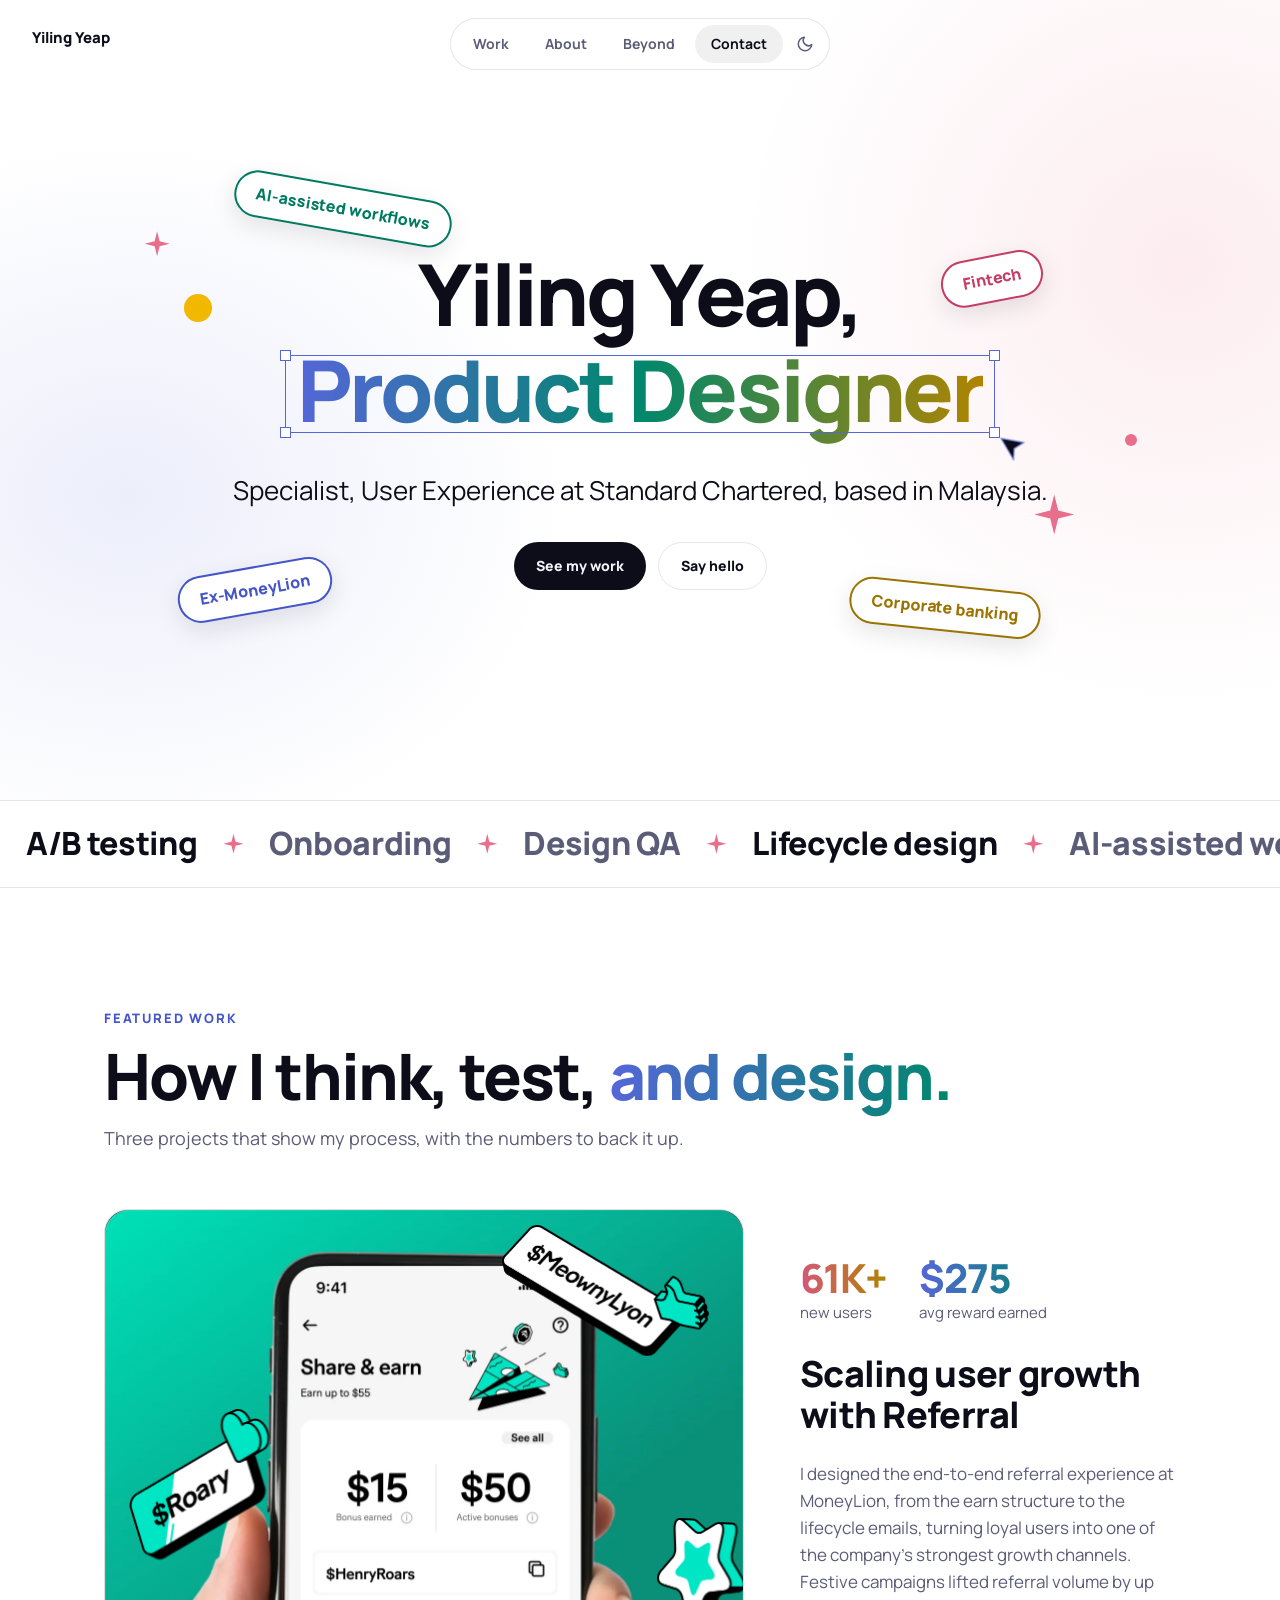
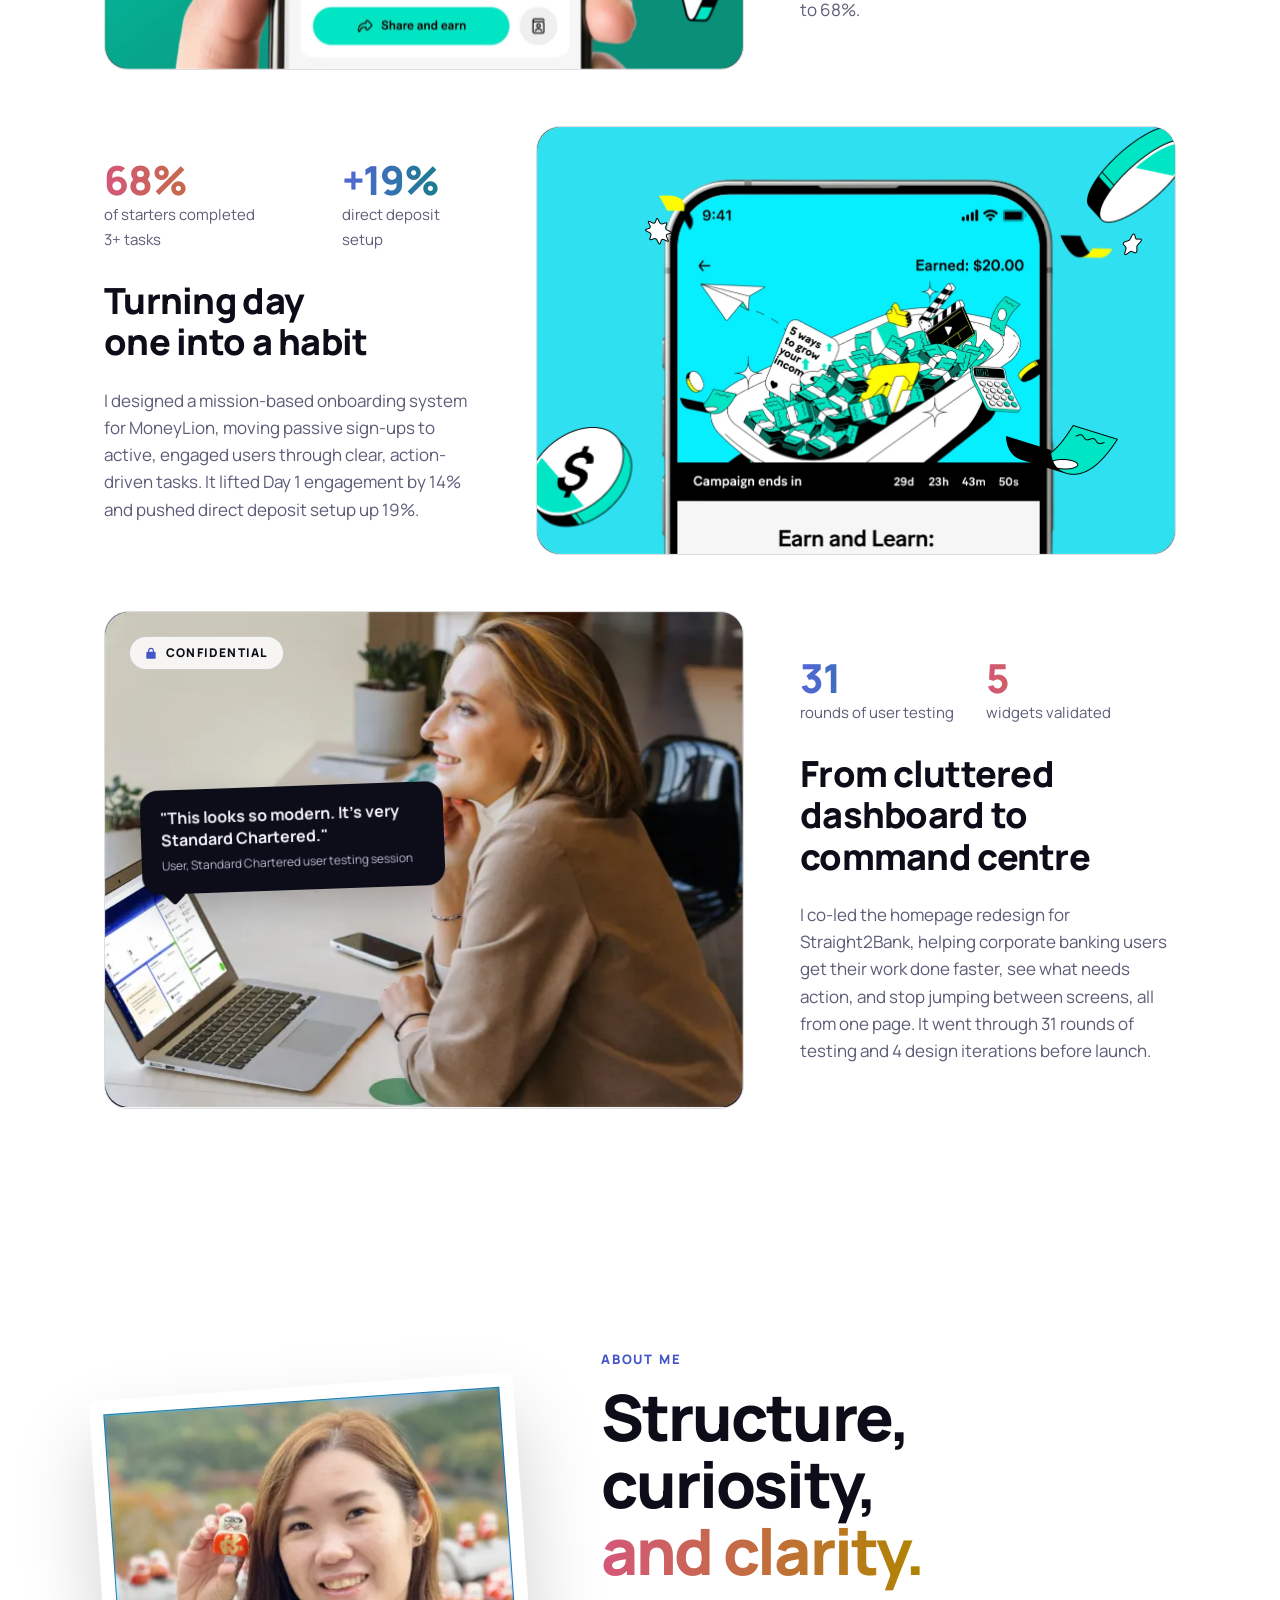
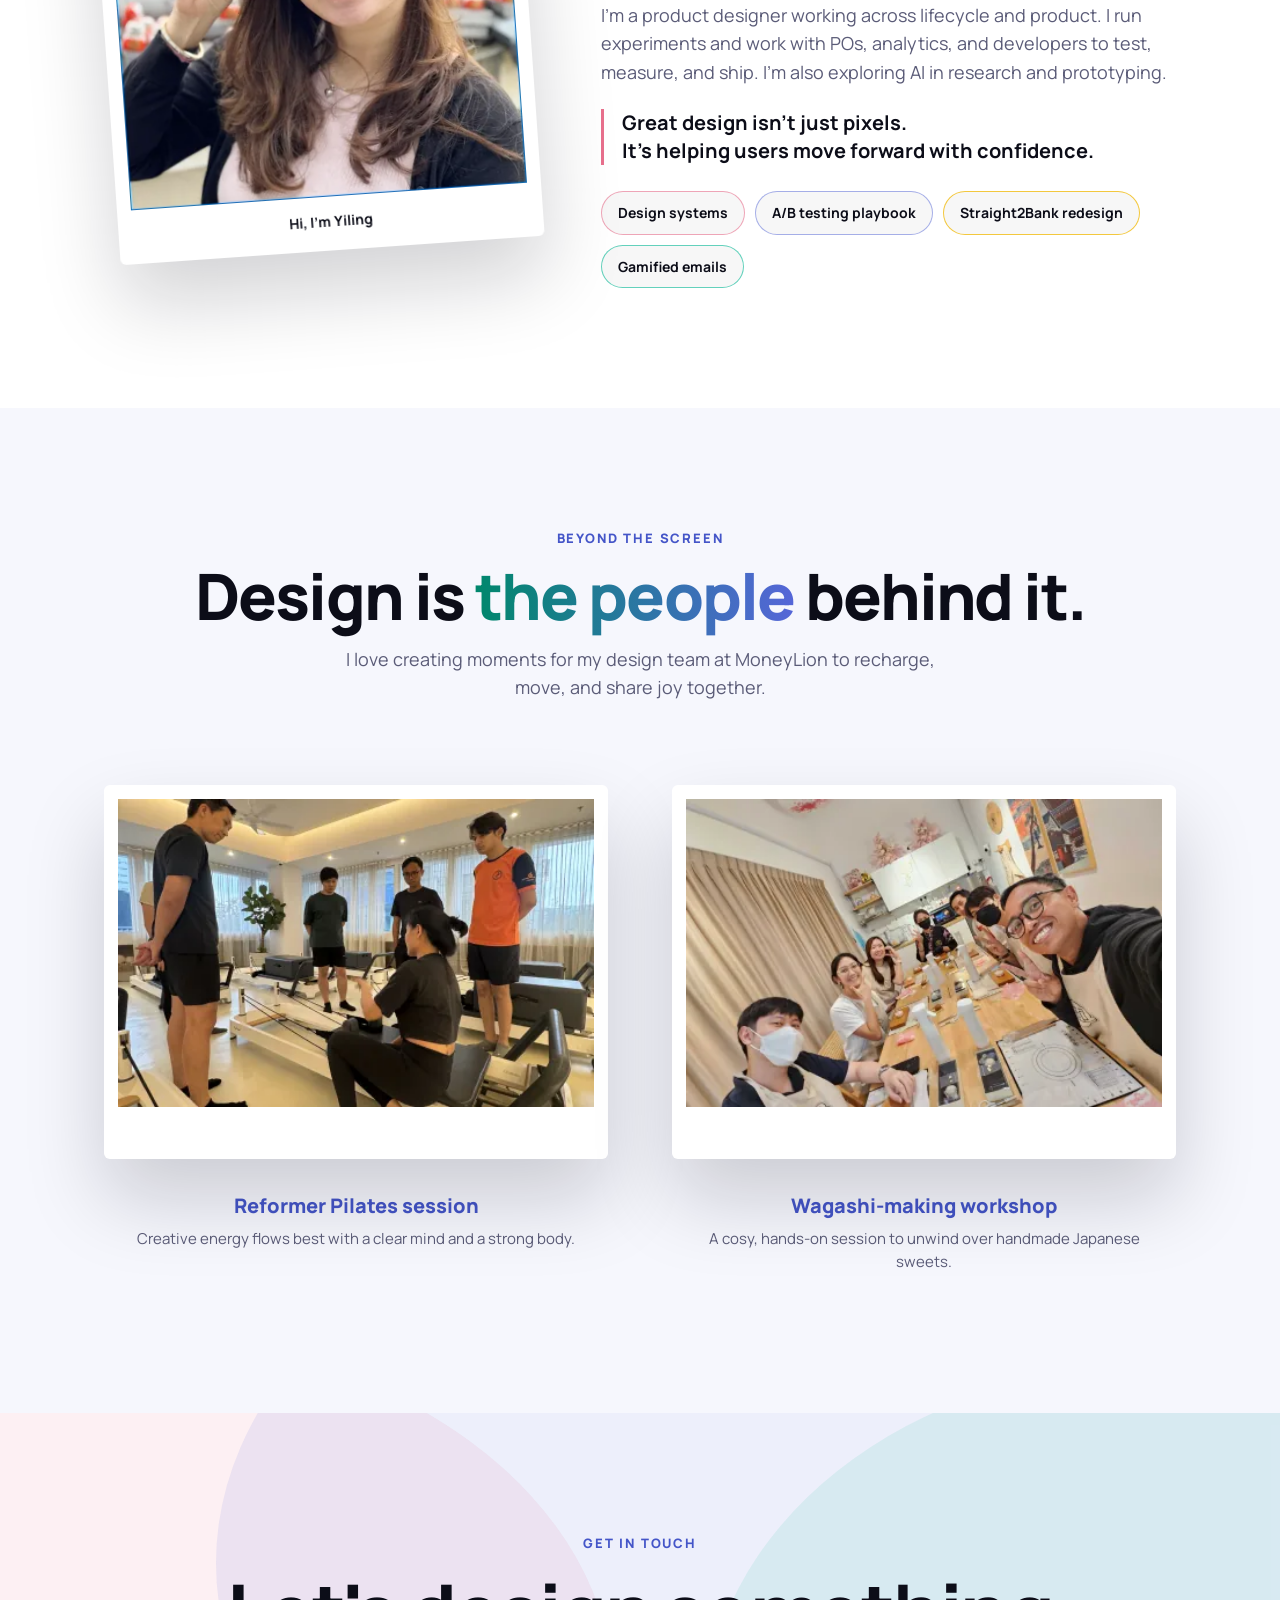
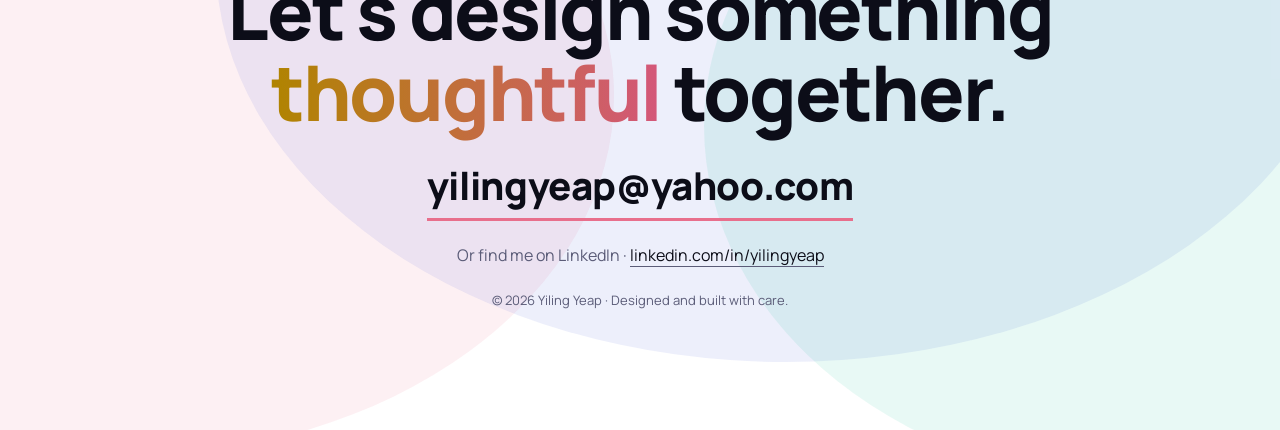
<file: index.html>
<!doctype html>
<html lang="en">
<head>
<meta charset="utf-8">
<meta name="viewport" content="width=device-width,initial-scale=1">
<link rel="icon" href="favicon-32.png?v=5" type="image/png" sizes="32x32">
<link rel="icon" href="favicon-16.png?v=5" type="image/png" sizes="16x16">
<link rel="shortcut icon" href="favicon.ico?v=5">
<link rel="apple-touch-icon" href="apple-touch-icon.png?v=5">
<title>Yiling Yeap · Product Designer</title>
<meta name="description" content="Yiling Yeap, Product Designer. Specialist, User Experience at Standard Chartered, based in Malaysia.">
<meta property="og:title" content="Yiling Yeap · Product Designer">
<meta property="og:description" content="Specialist, User Experience at Standard Chartered, based in Malaysia.">
<meta name="theme-color" content="#0C0D18">
<script>
(function(){var t='dark';try{var s=localStorage.getItem('theme');if(s==='light'||s==='dark')t=s;else if(window.matchMedia&&matchMedia('(prefers-color-scheme: light)').matches)t='light';}catch(e){try{if(matchMedia('(prefers-color-scheme: light)').matches)t='light';}catch(e2){}}
document.documentElement.setAttribute('data-theme',t);
var m=document.querySelector('meta[name="theme-color"]');if(m)m.setAttribute('content',t==='light'?'#FFFFFF':'#0C0D18');})();
</script>
<link rel="preconnect" href="https://fonts.googleapis.com">
<link rel="preconnect" href="https://fonts.gstatic.com" crossorigin>
<link rel="preload" as="style" href="https://fonts.googleapis.com/css2?family=Manrope:wght@400;500;700;800&display=swap" onload="this.onload=null;this.rel='stylesheet'">
<noscript><link rel="stylesheet" href="https://fonts.googleapis.com/css2?family=Manrope:wght@400;500;700;800&display=swap"></noscript>
<style>/* critical fallback: keeps the theme toggle from ever rendering as an unstyled button */
.theme-toggle{width:36px;height:36px;padding:0;margin:0;border:0;background:none;color:inherit;font:inherit;display:inline-grid;place-items:center;cursor:pointer;vertical-align:middle}
.theme-toggle svg{width:18px;height:18px;display:block}
.theme-toggle .i-moon{display:none}
html[data-theme="light"] .theme-toggle .i-sun{display:none}
html[data-theme="light"] .theme-toggle .i-moon{display:block}</style>
<!-- Cache-busting: bump ?v= on style.css and script.js (here and below) whenever either file changes -->
<link rel="stylesheet" href="style.css?v=20261101b">
</head>
<body>

<a class="brand" href="#top">Yiling Yeap</a>
<nav class="nav" aria-label="Primary">
  <a href="#work">Work</a><a href="#about">About</a><a href="#beyond">Beyond</a><a href="#contact">Contact</a>
  <button class="theme-toggle" id="themeToggle" type="button" aria-label="Switch to light mode" aria-pressed="false">
  <svg class="i-sun" width="18" height="18" viewBox="0 0 24 24" fill="none" stroke="currentColor" stroke-width="2" stroke-linecap="round" stroke-linejoin="round" aria-hidden="true"><circle cx="12" cy="12" r="4"/><path d="M12 2v2M12 20v2M4.93 4.93l1.41 1.41M17.66 17.66l1.41 1.41M2 12h2M20 12h2M4.93 19.07l1.41-1.41M17.66 6.34l1.41-1.41"/></svg>
  <svg class="i-moon" width="18" height="18" viewBox="0 0 24 24" fill="none" stroke="currentColor" stroke-width="2" stroke-linecap="round" stroke-linejoin="round" aria-hidden="true"><path d="M21 12.8A9 9 0 1 1 11.2 3a7 7 0 0 0 9.8 9.8z"/></svg>
</button>
</nav>

<header class="hero" id="top">
  <div class="glow g-pink" aria-hidden="true"></div>
  <div class="glow g-peri" aria-hidden="true"></div>
  <div class="deco" aria-hidden="true">
    <span class="tag t-mint">AI-assisted workflows</span>
    <span class="tag t-pink">Fintech</span>
    <span class="tag t-peri">Ex-MoneyLion</span>
    <span class="tag t-yellow">Corporate banking</span>
    <span class="dot d-yellow"></span>
    <span class="dot d-white"></span>
    <span class="spark s1"></span>
    <span class="spark s2"></span>
  </div>

  <div class="hero-copy">
    <h1>
      <span class="ln"><span class="w">Yiling Yeap,</span></span>
      <span class="ln"><span class="w"><span class="pd grad-role">Product Designer<span class="box" aria-hidden="true"><b></b><b></b><b></b><b></b><svg class="cur" viewBox="-2 -2 26 28" width="26" height="28"><path d="M0 0 L22 9 L11 13 L8 24 Z" fill="#F4F3FB" stroke="#8d9cf0" stroke-opacity=".75" stroke-width="1.5" stroke-linejoin="round"/></svg></span></span></span></span>
    </h1>
    <p class="sub">Specialist, User Experience at Standard Chartered, based in Malaysia.</p>
    <div class="cta">
      <a class="btn primary" href="#work">See my work</a>
      <a class="btn ghost" href="#contact">Say hello</a>
    </div>
  </div>
</header>

<div class="ticker" aria-label="Skills">
  <div class="track" id="track"></div>
</div>

<main>
<section class="work" id="work">
  <div class="wrap">
    <div class="reveal">
      <div class="eyebrow">Featured work</div>
      <h2>How I think, test, <span class="g-mint-peri">and design.</span></h2>
      <p class="lead">Three projects that show my process, with the numbers to back it up.</p>
    </div>

    <article class="feature reveal">
      <div class="vis"><a href="referral.html" aria-label="Read the Referral case study"><div class="anim anim-referral"><img class="base" src="assets/referral-plate.webp?v=20261101b" alt="MoneyLion Share and earn referral screen held in a hand" width="640" height="460">
          <img class="el el-roary" src="assets/referral-tag-roary.png?v=20261101b" alt="" width="148" height="163" style="left:2.9688%;top:43.0435%;width:23.125%;height:35.5435%">
          <img class="el el-meow" src="assets/referral-tag-meownylyon.png?v=20261101b" alt="" width="208" height="131" style="left:62.1875%;top:3.2609%;width:32.5%;height:28.4783%">
          <img class="el el-star" src="assets/referral-star.png?v=20261101b" alt="" width="88" height="104" style="left:86.5625%;top:67.1739%;width:13.75%;height:22.7174%">
        </div></a></div>
      <div class="info">
        <div class="stats">
          <div><b class="n-pink">61K+</b><small>new users</small></div>
          <div><b class="n-peri">$275</b><small>avg reward earned</small></div>
        </div>
        <h3><a href="referral.html">Scaling user growth with Referral</a></h3>
        <p>I designed the end-to-end referral experience at MoneyLion, from the earn structure to the lifecycle emails, turning loyal users into one of the company's strongest growth channels. Festive campaigns lifted referral volume by up to&nbsp;68%.</p>
      </div>
    </article>

    <article class="feature flip reveal">
      <div class="vis"><a href="onboarding.html" aria-label="Read the Onboarding Missions case study"><div class="anim anim-onboarding"><img class="base" src="assets/onboarding-plate.webp?v=20261101b" alt="MoneyLion Earn and Learn onboarding mission screen" width="640" height="429" loading="lazy">
          <img class="el el-coin-large" src="assets/onboarding-coin-large.png?v=20261101b" alt="" width="103" height="97" loading="lazy" style="left:86.1719%;top:-0.1166%;width:16.0938%;height:22.7273%">
          <img class="el el-band" src="assets/onboarding-confetti-band.png?v=20261101b" alt="" width="66" height="64" loading="lazy" style="left:80.625%;top:20.979%;width:10.3906%;height:14.9184%">
          <img class="el el-star-s" src="assets/onboarding-star-small.png?v=20261101b" alt="" width="39" height="39" loading="lazy" style="left:90.3125%;top:23.0769%;width:6.0938%;height:9.0909%">
          <img class="el el-yellow" src="assets/onboarding-confetti-yellow.png?v=20261101b" alt="" width="38" height="48" loading="lazy" style="left:19.0625%;top:13.986%;width:5.9375%;height:11.3054%">
          <img class="el el-star-p" src="assets/onboarding-star-spiky.png?v=20261101b" alt="" width="27" height="27" loading="lazy" style="left:16.9531%;top:21.3287%;width:4.2188%;height:6.2937%">
          <img class="el el-coin-dollar" src="assets/onboarding-coin-dollar.png?v=20261101b" alt="" width="125" height="132" loading="lazy" style="left:-3.125%;top:66.4336%;width:19.6094%;height:30.8858%">
          <img class="el el-cash" src="assets/onboarding-cash.png?v=20261101b" alt="" width="112" height="50" loading="lazy" style="left:73.5156%;top:69.8135%;width:17.5%;height:11.655%">
        </div></a></div>
      <div class="info">
        <div class="stats">
          <div><b class="n-pink">68%</b><small>of starters completed 3+&nbsp;tasks</small></div>
          <div><b class="n-peri">+19%</b><small>direct deposit setup</small></div>
        </div>
        <h3><a href="onboarding.html">Turning day one into a habit</a></h3>
        <p>I designed a mission-based onboarding system for MoneyLion, moving passive sign-ups to active, engaged users through clear, action-driven tasks. It lifted Day&nbsp;1 engagement by 14% and pushed direct deposit setup up 19%.</p>
      </div>
    </article>

    <article class="feature conf reveal">
      <div class="vis">
        <span class="badge-conf"><svg width="14" height="14" viewBox="0 0 24 24" fill="currentColor" aria-hidden="true"><path d="M7 10V8a5 5 0 0 1 10 0v2h1a2 2 0 0 1 2 2v8a2 2 0 0 1-2 2H6a2 2 0 0 1-2-2v-8a2 2 0 0 1 2-2h1Zm2 0h6V8a3 3 0 0 0-6 0v2Z"/></svg>Confidential</span>
        <img src="assets/s2b.webp?v=20261101b" alt="Straight2Bank dashboard on a laptop" width="640" height="497" loading="lazy" decoding="async">
        <figure class="bubble">
          <blockquote>"This looks so modern. It's very Standard Chartered."</blockquote>
          <figcaption>User, Standard Chartered user testing session</figcaption>
        </figure>
      </div>
      <div class="info">
        <div class="stats">
          <div><b class="n-peri">31</b><small>rounds of user testing</small></div>
          <div><b class="n-yellow">5</b><small>widgets validated</small></div>
        </div>
        <h3>From cluttered dashboard to command centre</h3>
        <p>I co-led the homepage redesign for Straight2Bank, helping corporate banking users get their work done faster, see what needs action, and stop jumping between screens, all from one page. It went through 31 rounds of testing and 4 design iterations before launch.</p>
      </div>
    </article>
  </div>
</section>

<section class="about" id="about">
  <div class="wrap about-grid">
    <div class="reveal">
      <figure class="polaroid tilt-l">
        <img src="assets/me.webp?v=20261101b" alt="Yiling holding a small red daruma doll" width="403" height="403" loading="lazy">
        <figcaption>Hi, I'm Yiling</figcaption>
      </figure>
    </div>
    <div class="reveal">
      <div class="eyebrow">About me</div>
      <h2>Structure, curiosity, <span class="g-pink-yellow">and clarity.</span></h2>
      <p class="body-lg">I'm a product designer working across lifecycle and product. I run experiments and work with POs, analytics, and developers to test, measure, and ship. I'm also exploring AI in research and prototyping.</p>
      <blockquote class="pull">Great design isn't just pixels.<br>It's helping users move forward with confidence.</blockquote>
      <ul class="chips">
        <li class="c-pink">Design systems</li><li class="c-peri">A/B testing playbook</li><li class="c-yellow">Straight2Bank redesign</li><li class="c-mint">Gamified emails</li>
      </ul>
    </div>
  </div>
</section>

<section class="beyond" id="beyond">
  <div class="wrap">
    <div class="reveal center">
      <div class="eyebrow">Beyond the screen</div>
      <h2>Design is <span class="g-mint-peri">the people</span> behind it.</h2>
      <p class="lead">I love creating moments for my design team at MoneyLion to recharge, move, and share joy together.</p>
    </div>
    <div class="pair">
      <figure class="moment reveal">
        <div class="polaroid pl"><img src="assets/pilates.webp?v=20261101b" alt="Team reformer pilates session" width="411" height="266" loading="lazy"></div>
        <figcaption><b>Reformer Pilates session</b><small>Creative energy flows best with a clear mind and a strong body.</small></figcaption>
      </figure>
      <figure class="moment reveal">
        <div class="polaroid pr"><img src="assets/wagashi.webp?v=20261101b" alt="Team wagashi-making workshop" width="411" height="266" loading="lazy"></div>
        <figcaption><b>Wagashi-making workshop</b><small>A cosy, hands-on session to unwind over handmade Japanese sweets.</small></figcaption>
      </figure>
    </div>
  </div>
</section>

<section class="contact" id="contact">
  <div class="glow c1" aria-hidden="true"></div><div class="glow c2" aria-hidden="true"></div><div class="glow c3" aria-hidden="true"></div>
  <div class="wrap center reveal">
    <div class="eyebrow">Get in touch</div>
    <h2 class="mega">Let's design something <span class="g-yellow-pink">thoughtful</span> together.</h2>
    <a class="mail" href="mailto:yilingyeap@yahoo.com">yilingyeap@yahoo.com</a>
    <p class="social">Or find me on LinkedIn · <a href="https://www.linkedin.com/in/yilingyeap/" target="_blank" rel="noopener">linkedin.com/in/yilingyeap</a></p>
    <p class="legal">© 2026 Yiling Yeap · Designed and built with care.</p>
  </div>
</section>
</main>

<div class="toast" id="toast" role="status" aria-live="polite">Case study coming soon</div>
<script src="script.js?v=20261101b"></script>
</body>
</html>
</file>
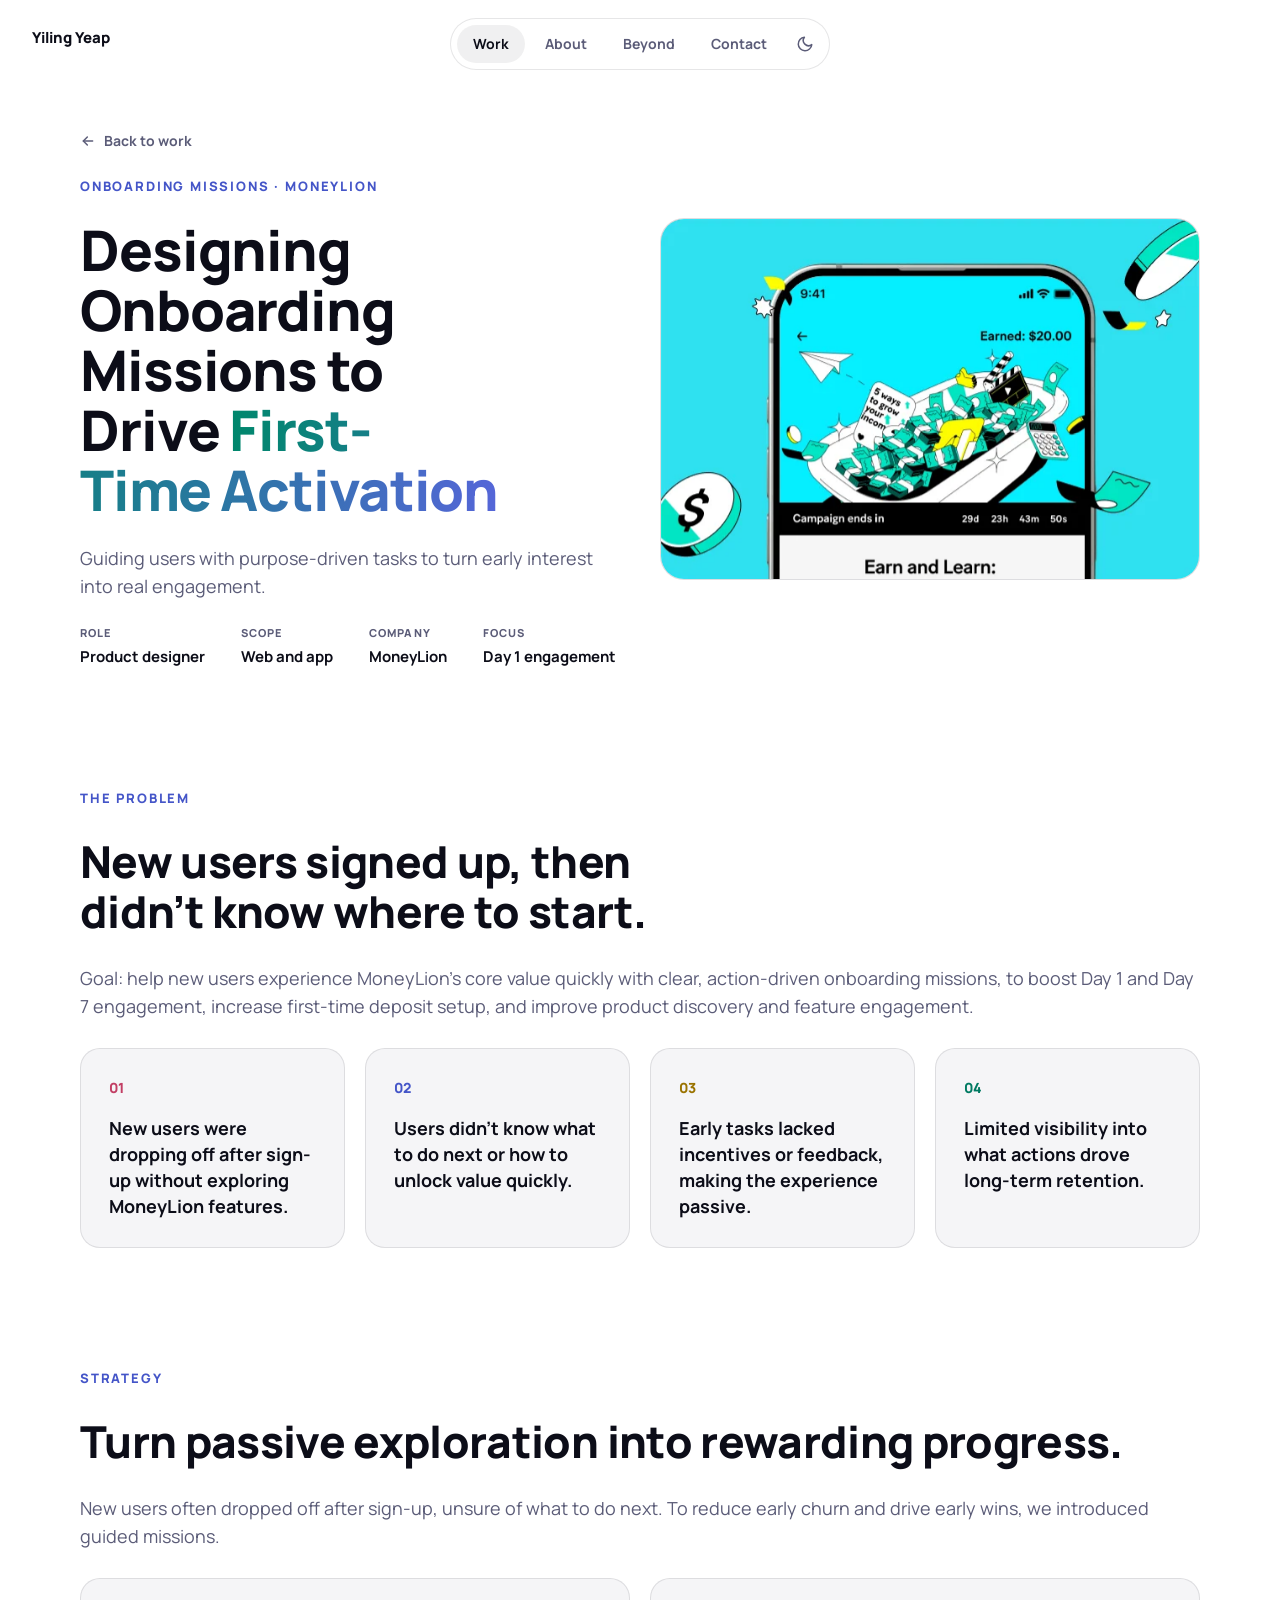
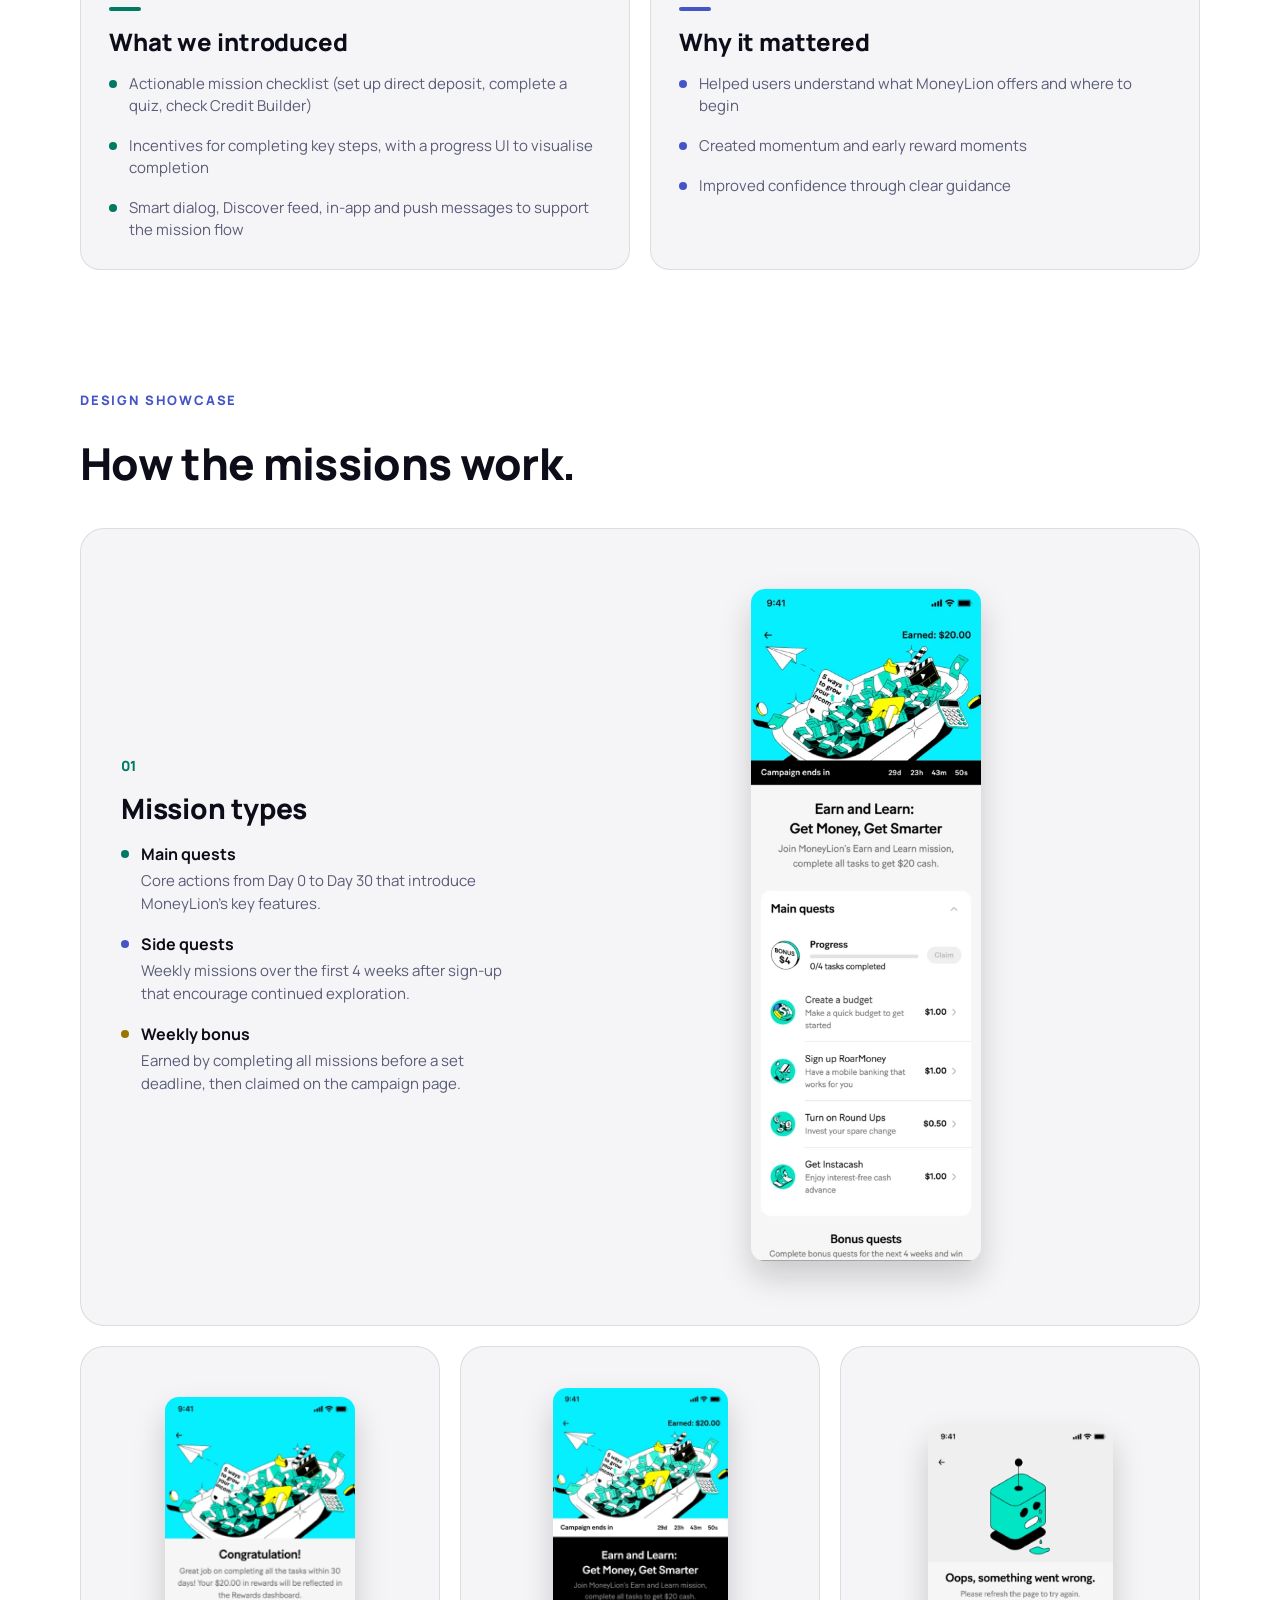
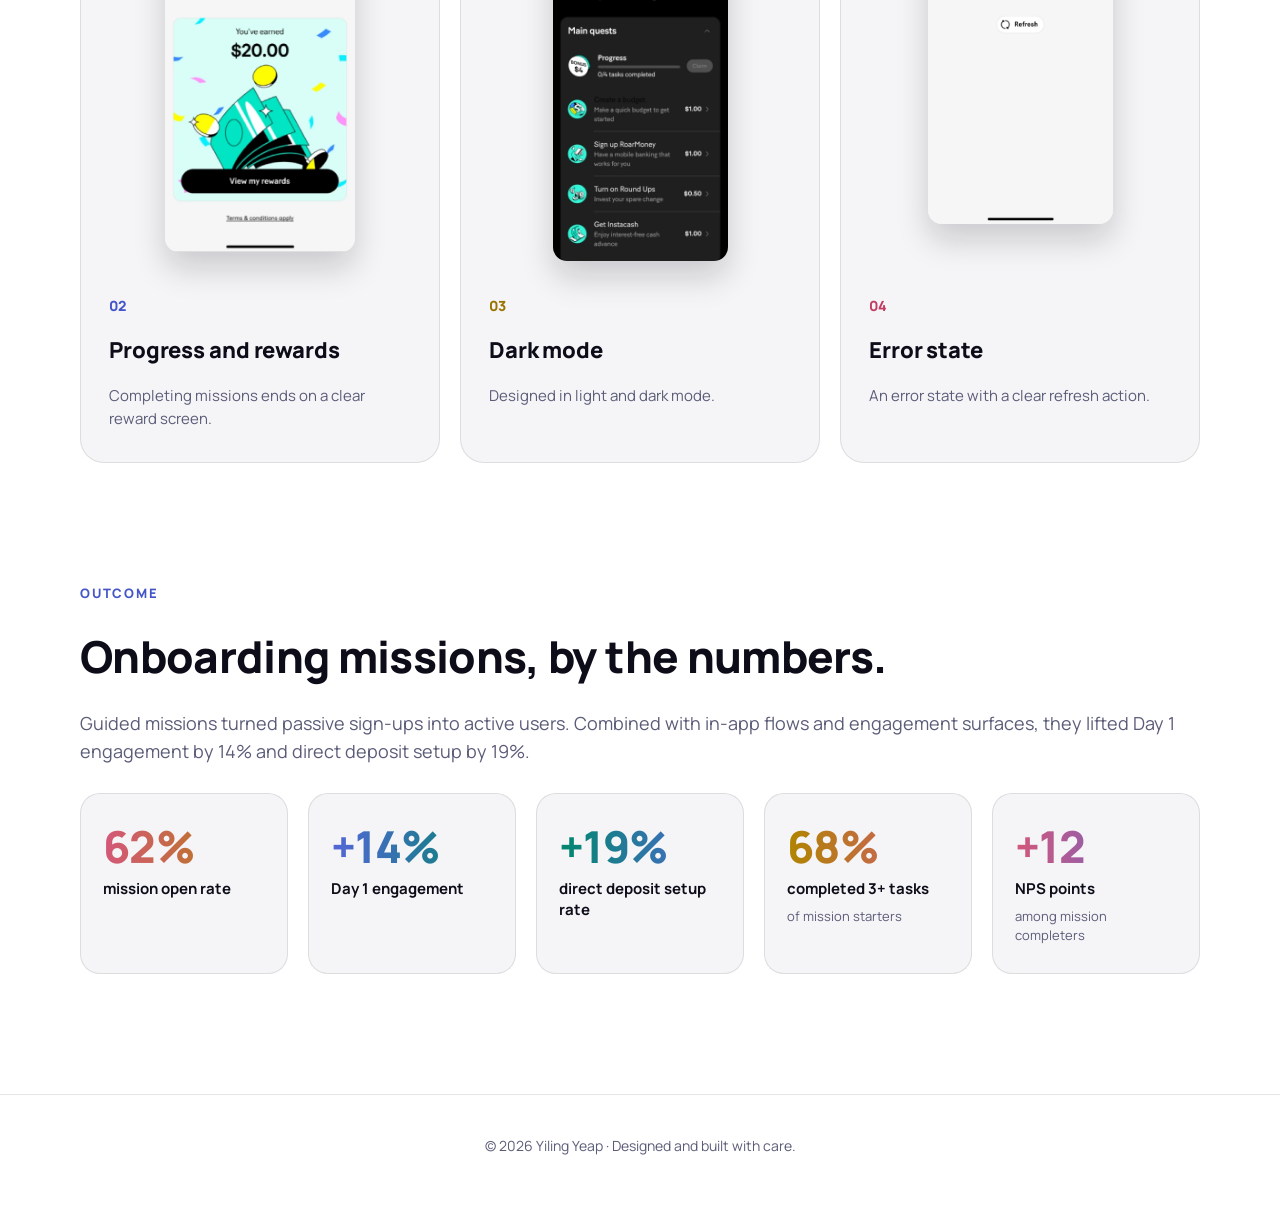
<file: onboarding.html>
<!doctype html>
<html lang="en">
<head>
<meta charset="utf-8">
<meta name="viewport" content="width=device-width,initial-scale=1">
<link rel="icon" href="favicon-32.png?v=5" type="image/png" sizes="32x32">
<link rel="icon" href="favicon-16.png?v=5" type="image/png" sizes="16x16">
<link rel="shortcut icon" href="favicon.ico?v=5">
<link rel="apple-touch-icon" href="apple-touch-icon.png?v=5">
<title>Onboarding Missions · Yiling Yeap</title>
<meta name="description" content="Designing MoneyLion Onboarding Missions: purpose-driven tasks that turn early interest into first-time activation. A case study by Yiling Yeap.">
<meta property="og:title" content="Onboarding Missions · Yiling Yeap">
<meta property="og:description" content="Designing MoneyLion Onboarding Missions to drive first-time activation.">
<meta name="theme-color" content="#0C0D18">
<script>
(function(){var t='dark';try{var s=localStorage.getItem('theme');if(s==='light'||s==='dark')t=s;else if(window.matchMedia&&matchMedia('(prefers-color-scheme: light)').matches)t='light';}catch(e){try{if(matchMedia('(prefers-color-scheme: light)').matches)t='light';}catch(e2){}}
document.documentElement.setAttribute('data-theme',t);
var m=document.querySelector('meta[name="theme-color"]');if(m)m.setAttribute('content',t==='light'?'#FFFFFF':'#0C0D18');})();
</script>
<link rel="preconnect" href="https://fonts.googleapis.com">
<link rel="preconnect" href="https://fonts.gstatic.com" crossorigin>
<link rel="preload" as="style" href="https://fonts.googleapis.com/css2?family=Manrope:wght@400;500;700;800&display=swap" onload="this.onload=null;this.rel='stylesheet'">
<noscript><link rel="stylesheet" href="https://fonts.googleapis.com/css2?family=Manrope:wght@400;500;700;800&display=swap"></noscript>
<style>/* critical fallback: keeps the theme toggle from ever rendering as an unstyled button */
.theme-toggle{width:36px;height:36px;padding:0;margin:0;border:0;background:none;color:inherit;font:inherit;display:inline-grid;place-items:center;cursor:pointer;vertical-align:middle}
.theme-toggle svg{width:18px;height:18px;display:block}
.theme-toggle .i-moon{display:none}
html[data-theme="light"] .theme-toggle .i-sun{display:none}
html[data-theme="light"] .theme-toggle .i-moon{display:block}</style>
<!-- Cache-busting: bump ?v= on style.css and script.js (here and below) whenever either file changes -->
<link rel="stylesheet" href="style.css?v=20261101b">
</head>
<body class="case">

<a class="brand" href="index.html">Yiling Yeap</a>
<nav class="nav" aria-label="Primary">
  <a href="index.html#work" class="on" aria-current="page">Work</a><a href="index.html#about">About</a><a href="index.html#beyond">Beyond</a><a href="index.html#contact">Contact</a>
  <button class="theme-toggle" id="themeToggle" type="button" aria-label="Switch to light mode" aria-pressed="false">
  <svg class="i-sun" width="18" height="18" viewBox="0 0 24 24" fill="none" stroke="currentColor" stroke-width="2" stroke-linecap="round" stroke-linejoin="round" aria-hidden="true"><circle cx="12" cy="12" r="4"/><path d="M12 2v2M12 20v2M4.93 4.93l1.41 1.41M17.66 17.66l1.41 1.41M2 12h2M20 12h2M4.93 19.07l1.41-1.41M17.66 6.34l1.41-1.41"/></svg>
  <svg class="i-moon" width="18" height="18" viewBox="0 0 24 24" fill="none" stroke="currentColor" stroke-width="2" stroke-linecap="round" stroke-linejoin="round" aria-hidden="true"><path d="M21 12.8A9 9 0 1 1 11.2 3a7 7 0 0 0 9.8 9.8z"/></svg>
</button>
</nav>

<main>
<header class="cs-hero" id="top">
  <div class="wrap cs-hero-grid">
    <div class="cs-hero-copy">
      <a class="back" href="index.html#work"><svg width="16" height="16" viewBox="0 0 24 24" fill="none" stroke="currentColor" stroke-width="2.2" stroke-linecap="round" stroke-linejoin="round" aria-hidden="true"><path d="M19 12H5"/><path d="M11 6l-6 6 6 6"/></svg>Back to work</a>
      <div class="eyebrow">Onboarding Missions · MoneyLion</div>
      <h1 class="cs-h1">Designing Onboarding Missions to Drive <span class="g-mint-peri">First-Time Activation</span></h1>
      <p class="cs-sub">Guiding users with purpose-driven tasks to turn early interest into real engagement.</p>
      <dl class="meta">
        <div><dt>Role</dt><dd>Product designer</dd></div>
        <div><dt>Scope</dt><dd>Web and app</dd></div>
        <div><dt>Company</dt><dd>MoneyLion</dd></div>
        <div><dt>Focus</dt><dd>Day 1 engagement</dd></div>
      </dl>
    </div>
    <div class="vis cs-hero-vis"><img fetchpriority="high" src="assets/onboarding.webp?v=20261101b" alt="MoneyLion Earn and Learn onboarding mission screen" width="640" height="429"></div>
  </div>
</header>

<section class="cs-sec" id="problem">
  <div class="wrap reveal">
    <div class="eyebrow">The problem</div>
    <h2>New users signed up, then didn’t know where to start.</h2>
    <p class="cs-lead">Goal: help new users experience MoneyLion’s core value quickly with clear, action-driven onboarding missions, to boost Day 1 and Day 7 engagement, increase first-time deposit setup, and improve product discovery and feature engagement.</p>
    <ul class="cs-grid g4">
      <li class="cs-card"><p class="cs-num a-pink">01</p><h3>New users were dropping off after sign-up without exploring MoneyLion features.</h3></li>
      <li class="cs-card"><p class="cs-num a-peri">02</p><h3>Users didn’t know what to do next or how to unlock value quickly.</h3></li>
      <li class="cs-card"><p class="cs-num a-yellow">03</p><h3>Early tasks lacked incentives or feedback, making the experience passive.</h3></li>
      <li class="cs-card"><p class="cs-num a-mint">04</p><h3>Limited visibility into what actions drove long-term retention.</h3></li>
    </ul>
  </div>
</section>

<section class="cs-sec" id="strategy">
  <div class="wrap reveal">
    <div class="eyebrow">Strategy</div>
    <h2>Turn passive exploration into rewarding progress.</h2>
    <p class="cs-lead">New users often dropped off after sign-up, unsure of what to do next. To reduce early churn and drive early wins, we introduced guided missions.</p>
    <ul class="cs-grid g2">
      <li class="cs-card strat a-mint"><span class="bar" aria-hidden="true"></span><h3>What we introduced</h3><ul><li>Actionable mission checklist (set up direct deposit, complete a quiz, check Credit Builder)</li><li>Incentives for completing key steps, with a progress UI to visualise completion</li><li>Smart dialog, Discover feed, in-app and push messages to support the mission flow</li></ul></li>
      <li class="cs-card strat a-peri"><span class="bar" aria-hidden="true"></span><h3>Why it mattered</h3><ul><li>Helped users understand what MoneyLion offers and where to begin</li><li>Created momentum and early reward moments</li><li>Improved confidence through clear guidance</li></ul></li>
    </ul>
  </div>
</section>

<section class="cs-sec" id="showcase">
  <div class="wrap reveal">
    <div class="eyebrow">Design showcase</div>
    <h2>How the missions work.</h2>
    <div class="showcase">
      <article class="cs-card wide a-mint">
        <div class="wide-text">
          <p class="cs-num">01</p>
          <h3>Mission types</h3>
          <ul class="mtypes">
            <li class="a-mint"><b>Main quests</b><span>Core actions from Day 0 to Day 30 that introduce MoneyLion’s key features.</span></li>
            <li class="a-peri"><b>Side quests</b><span>Weekly missions over the first 4 weeks after sign-up that encourage continued exploration.</span></li>
            <li class="a-yellow"><b>Weekly bonus</b><span>Earned by completing all missions before a set deadline, then claimed on the campaign page.</span></li>
          </ul>
        </div>
        <div class="stage s-mint wide-stage"><img class="screen sc-dash" src="assets/onboarding-dashboard.webp?v=20261101b" alt="MoneyLion Earn and Learn mission dashboard showing main quests, a progress bar and tasks to complete" width="345" height="1007" loading="lazy"></div>
      </article>
      <div class="cs-grid g3 shots tall">
      <article class="cs-card show a-peri">
        <div class="stage s-peri"><img class="screen sc-reward" src="assets/onboarding-reward.webp?v=20261101b" alt="MoneyLion congratulations screen after completing missions, showing $20.00 earned and a View my rewards button" width="418" height="1001" loading="lazy"></div>
        <p class="cs-num">02</p>
        <h3>Progress and rewards</h3>
        <p class="cap">Completing missions ends on a clear reward screen.</p>
      </article>
      <article class="cs-card show a-yellow">
        <div class="stage s-yellow"><img class="screen sc-dark" src="assets/onboarding-dark.webp?v=20261101b" alt="MoneyLion mission dashboard in dark mode" width="368" height="995" loading="lazy"></div>
        <p class="cs-num">03</p>
        <h3>Dark mode</h3>
        <p class="cap">Designed in light and dark mode.</p>
      </article>
      <article class="cs-card show a-pink">
        <div class="stage s-pink"><img class="screen sc-err" src="assets/onboarding-error.webp?v=20261101b" alt="MoneyLion error screen reading Oops, something went wrong, with a Refresh button" width="463" height="1000" loading="lazy"></div>
        <p class="cs-num">04</p>
        <h3>Error state</h3>
        <p class="cap">An error state with a clear refresh action.</p>
      </article>
      </div>
    </div>
  </div>
</section>

<section class="cs-sec" id="outcome">
  <div class="wrap reveal">
    <div class="eyebrow">Outcome</div>
    <h2>Onboarding missions, by the numbers.</h2>
    <p class="cs-lead">Guided missions turned passive sign-ups into active users. Combined with in-app flows and engagement surfaces, they lifted Day 1 engagement by 14% and direct deposit setup by 19%.</p>
    <ul class="cs-grid g5">
      <li class="cs-card stat"><p class="big n-pink">62%</p><p class="lbl">mission open rate</p></li>
      <li class="cs-card stat"><p class="big n-peri">+14%</p><p class="lbl">Day 1 engagement</p></li>
      <li class="cs-card stat"><p class="big n-mintpink">+19%</p><p class="lbl">direct deposit setup rate</p></li>
      <li class="cs-card stat"><p class="big g-yellow-pink">68%</p><p class="lbl">completed 3+ tasks</p><p class="sub2">of mission starters</p></li>
      <li class="cs-card stat"><p class="big n-pinkperi">+12</p><p class="lbl">NPS points</p><p class="sub2">among mission completers</p></li>
    </ul>
  </div>
</section>
</main>

<footer class="cs-foot"><p>© 2026 Yiling Yeap · Designed and built with care.</p></footer>

<script src="script.js?v=20261101b"></script>
</body>
</html>
</file>
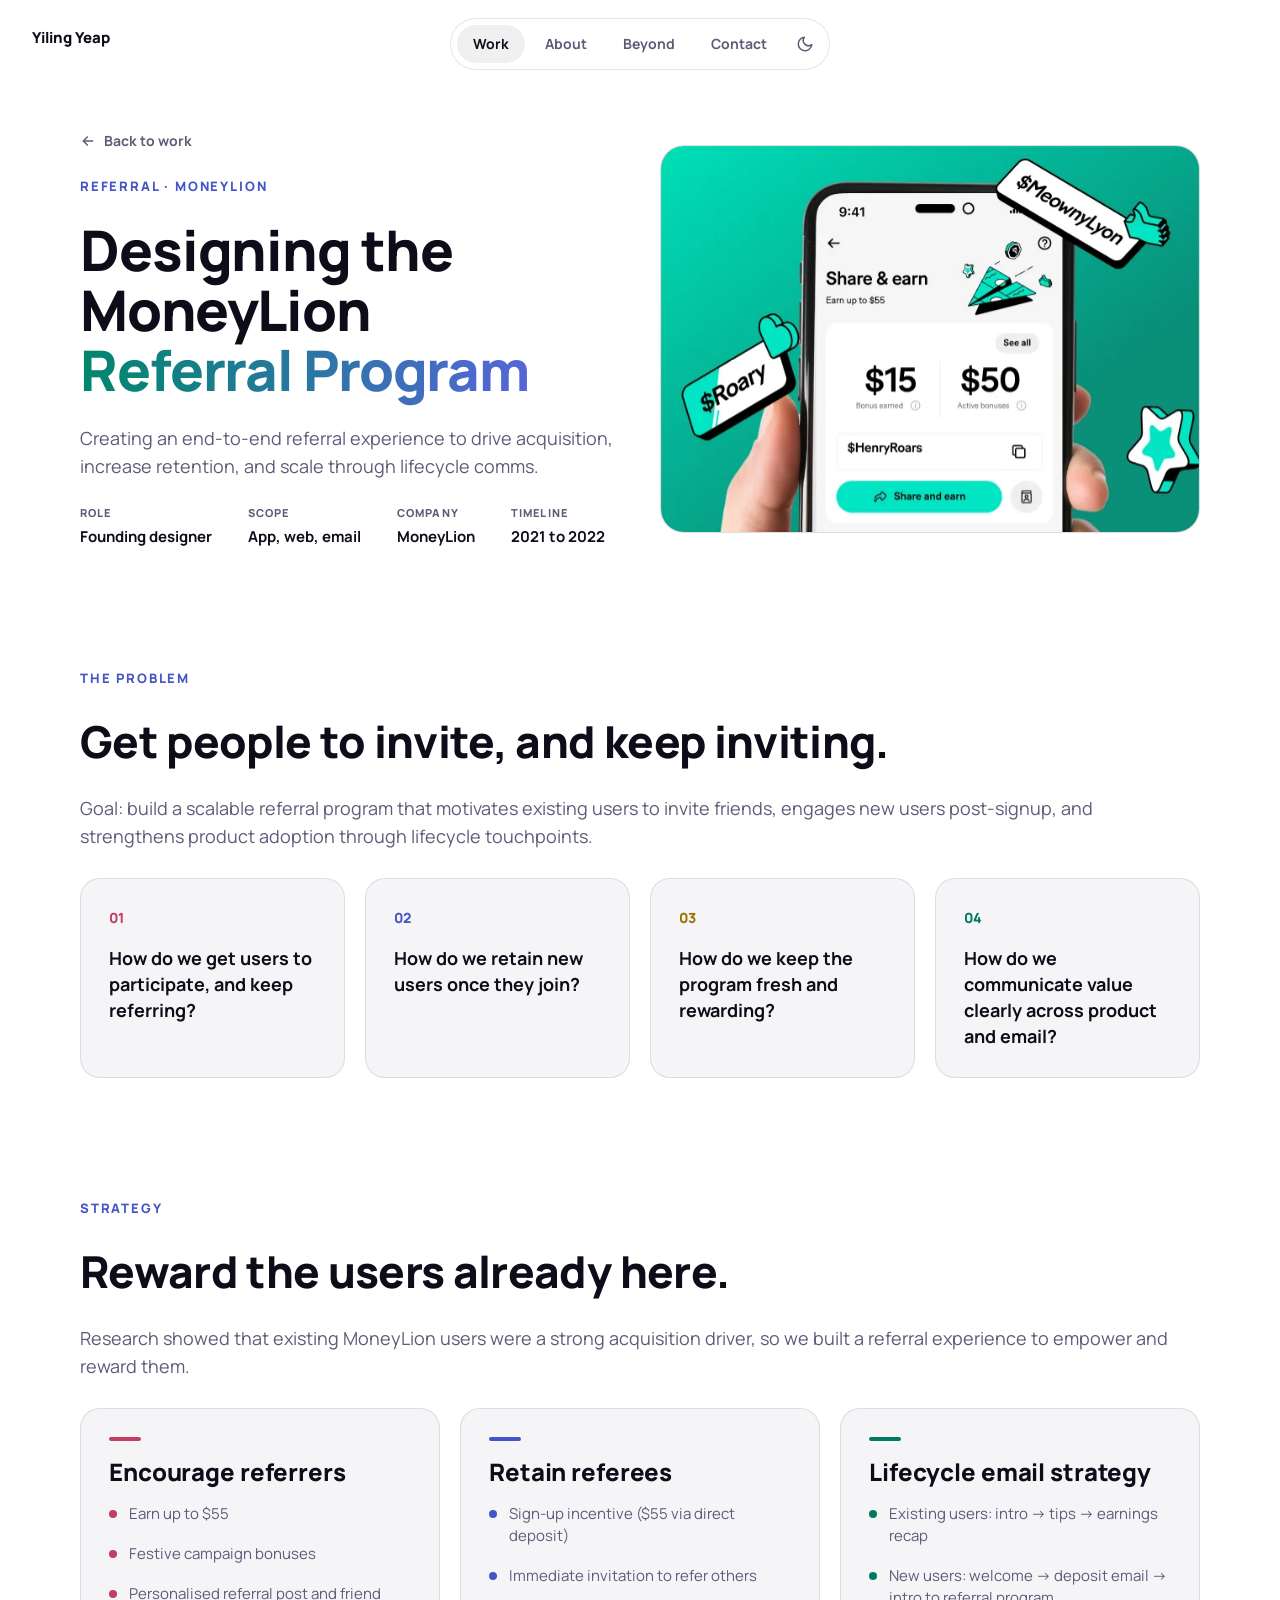
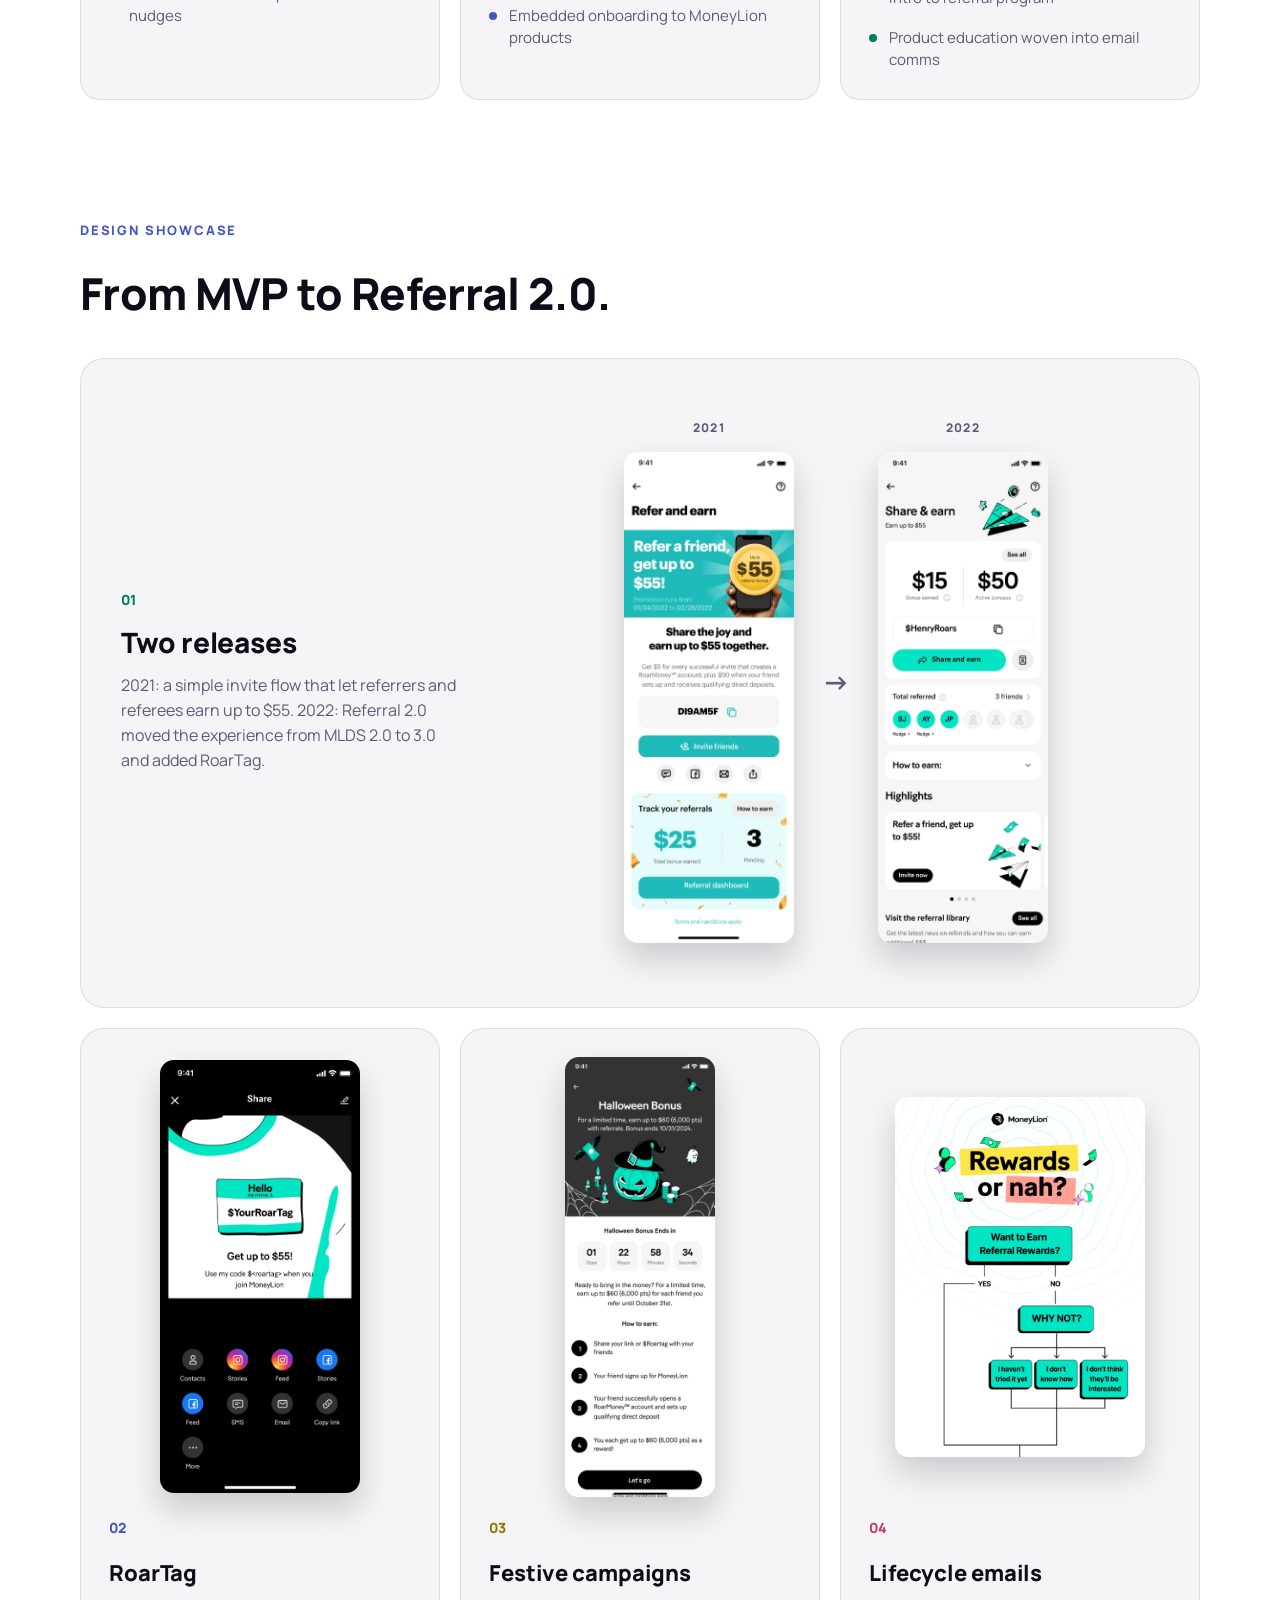
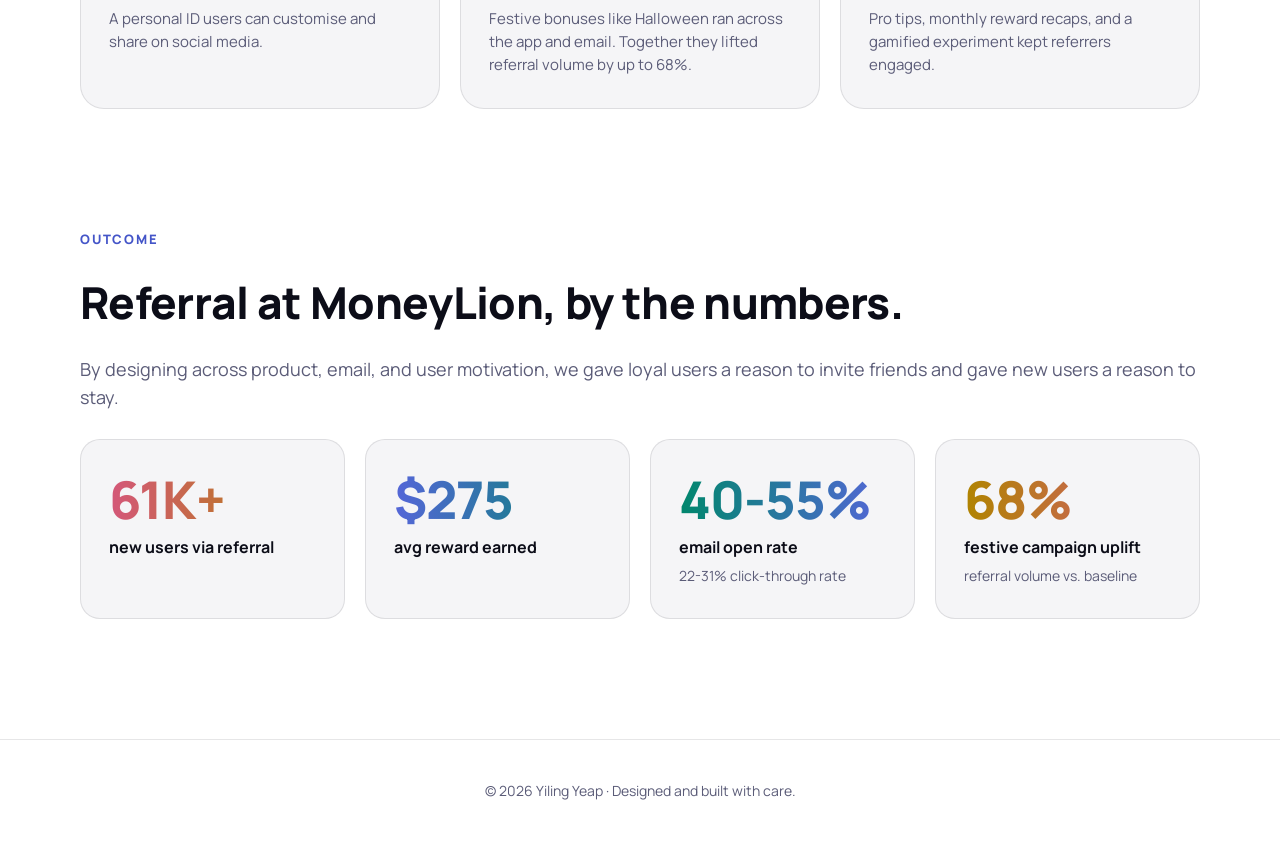
<file: referral.html>
<!doctype html>
<html lang="en">
<head>
<meta charset="utf-8">
<meta name="viewport" content="width=device-width,initial-scale=1">
<link rel="icon" href="favicon-32.png?v=5" type="image/png" sizes="32x32">
<link rel="icon" href="favicon-16.png?v=5" type="image/png" sizes="16x16">
<link rel="shortcut icon" href="favicon.ico?v=5">
<link rel="apple-touch-icon" href="apple-touch-icon.png?v=5">
<title>Referral · Yiling Yeap</title>
<meta name="description" content="Designing the MoneyLion Referral Program: an end-to-end referral experience across app, web and email. A case study by Yiling Yeap.">
<meta property="og:title" content="Referral · Yiling Yeap">
<meta property="og:description" content="Designing the MoneyLion Referral Program across app, web and email.">
<meta name="theme-color" content="#0C0D18">
<script>
(function(){var t='dark';try{var s=localStorage.getItem('theme');if(s==='light'||s==='dark')t=s;else if(window.matchMedia&&matchMedia('(prefers-color-scheme: light)').matches)t='light';}catch(e){try{if(matchMedia('(prefers-color-scheme: light)').matches)t='light';}catch(e2){}}
document.documentElement.setAttribute('data-theme',t);
var m=document.querySelector('meta[name="theme-color"]');if(m)m.setAttribute('content',t==='light'?'#FFFFFF':'#0C0D18');})();
</script>
<link rel="preconnect" href="https://fonts.googleapis.com">
<link rel="preconnect" href="https://fonts.gstatic.com" crossorigin>
<link rel="preload" as="style" href="https://fonts.googleapis.com/css2?family=Manrope:wght@400;500;700;800&display=swap" onload="this.onload=null;this.rel='stylesheet'">
<noscript><link rel="stylesheet" href="https://fonts.googleapis.com/css2?family=Manrope:wght@400;500;700;800&display=swap"></noscript>
<style>/* critical fallback: keeps the theme toggle from ever rendering as an unstyled button */
.theme-toggle{width:36px;height:36px;padding:0;margin:0;border:0;background:none;color:inherit;font:inherit;display:inline-grid;place-items:center;cursor:pointer;vertical-align:middle}
.theme-toggle svg{width:18px;height:18px;display:block}
.theme-toggle .i-moon{display:none}
html[data-theme="light"] .theme-toggle .i-sun{display:none}
html[data-theme="light"] .theme-toggle .i-moon{display:block}</style>
<!-- Cache-busting: bump ?v= on style.css and script.js (here and below) whenever either file changes -->
<link rel="stylesheet" href="style.css?v=20261101b">
</head>
<body class="case">

<a class="brand" href="index.html">Yiling Yeap</a>
<nav class="nav" aria-label="Primary">
  <a href="index.html#work" class="on" aria-current="page">Work</a><a href="index.html#about">About</a><a href="index.html#beyond">Beyond</a><a href="index.html#contact">Contact</a>
  <button class="theme-toggle" id="themeToggle" type="button" aria-label="Switch to light mode" aria-pressed="false">
  <svg class="i-sun" width="18" height="18" viewBox="0 0 24 24" fill="none" stroke="currentColor" stroke-width="2" stroke-linecap="round" stroke-linejoin="round" aria-hidden="true"><circle cx="12" cy="12" r="4"/><path d="M12 2v2M12 20v2M4.93 4.93l1.41 1.41M17.66 17.66l1.41 1.41M2 12h2M20 12h2M4.93 19.07l1.41-1.41M17.66 6.34l1.41-1.41"/></svg>
  <svg class="i-moon" width="18" height="18" viewBox="0 0 24 24" fill="none" stroke="currentColor" stroke-width="2" stroke-linecap="round" stroke-linejoin="round" aria-hidden="true"><path d="M21 12.8A9 9 0 1 1 11.2 3a7 7 0 0 0 9.8 9.8z"/></svg>
</button>
</nav>

<main>
<header class="cs-hero" id="top">
  <div class="wrap cs-hero-grid">
    <div class="cs-hero-copy">
      <a class="back" href="index.html#work"><svg width="16" height="16" viewBox="0 0 24 24" fill="none" stroke="currentColor" stroke-width="2.2" stroke-linecap="round" stroke-linejoin="round" aria-hidden="true"><path d="M19 12H5"/><path d="M11 6l-6 6 6 6"/></svg>Back to work</a>
      <div class="eyebrow">Referral · MoneyLion</div>
      <h1 class="cs-h1">Designing the MoneyLion <span class="g-mint-peri">Referral Program</span></h1>
      <p class="cs-sub">Creating an end-to-end referral experience to drive acquisition, increase retention, and scale through lifecycle comms.</p>
      <dl class="meta">
        <div><dt>Role</dt><dd>Founding designer</dd></div>
        <div><dt>Scope</dt><dd>App, web, email</dd></div>
        <div><dt>Company</dt><dd>MoneyLion</dd></div>
        <div><dt>Timeline</dt><dd>2021 to 2022</dd></div>
      </dl>
    </div>
    <div class="vis cs-hero-vis"><img fetchpriority="high" src="assets/referral.webp?v=20261101b" alt="MoneyLion Share and earn referral screen held in a hand" width="640" height="460"></div>
  </div>
</header>

<section class="cs-sec" id="problem">
  <div class="wrap reveal">
    <div class="eyebrow">The problem</div>
    <h2>Get people to invite, and keep inviting.</h2>
    <p class="cs-lead">Goal: build a scalable referral program that motivates existing users to invite friends, engages new users post-signup, and strengthens product adoption through lifecycle touchpoints.</p>
    <ul class="cs-grid g4">
      <li class="cs-card"><p class="cs-num a-pink">01</p><h3>How do we get users to participate, and keep referring?</h3></li>
      <li class="cs-card"><p class="cs-num a-peri">02</p><h3>How do we retain new users once they join?</h3></li>
      <li class="cs-card"><p class="cs-num a-yellow">03</p><h3>How do we keep the program fresh and rewarding?</h3></li>
      <li class="cs-card"><p class="cs-num a-mint">04</p><h3>How do we communicate value clearly across product and email?</h3></li>
      </ul>
  </div>
</section>

<section class="cs-sec" id="strategy">
  <div class="wrap reveal">
    <div class="eyebrow">Strategy</div>
    <h2>Reward the users already here.</h2>
    <p class="cs-lead">Research showed that existing MoneyLion users were a strong acquisition driver, so we built a referral experience to empower and reward them.</p>
    <ul class="cs-grid g3">
      <li class="cs-card strat a-pink"><span class="bar" aria-hidden="true"></span><h3>Encourage referrers</h3><ul><li>Earn up to $55</li><li>Festive campaign bonuses</li><li>Personalised referral post and friend nudges</li></ul></li>
      <li class="cs-card strat a-peri"><span class="bar" aria-hidden="true"></span><h3>Retain referees</h3><ul><li>Sign-up incentive ($55 via direct deposit)</li><li>Immediate invitation to refer others</li><li>Embedded onboarding to MoneyLion products</li></ul></li>
      <li class="cs-card strat a-mint"><span class="bar" aria-hidden="true"></span><h3>Lifecycle email strategy</h3><ul><li>Existing users: intro → tips → earnings recap</li><li>New users: welcome → deposit email → intro to referral program</li><li>Product education woven into email comms</li></ul></li>
      </ul>
  </div>
</section>

<section class="cs-sec" id="showcase">
  <div class="wrap reveal">
    <div class="eyebrow">Design showcase</div>
    <h2>From MVP to Referral 2.0.</h2>
    <div class="showcase">
      <article class="cs-card wide a-mint">
        <div class="wide-text">
          <p class="cs-num">01</p>
          <h3>Two releases</h3>
          <p class="cap">2021: a simple invite flow that let referrers and referees earn up to $55. 2022: Referral 2.0 moved the experience from MLDS 2.0 to 3.0 and added RoarTag.</p>
        </div>
        <div class="stage s-mint wide-stage">
          <figure class="rel"><figcaption>2021</figcaption><img class="screen sc-rel" src="assets/referral-2021.webp?v=20261101b" alt="2021 MoneyLion Refer and earn screen: invite a friend and earn up to $55, with a referral code and tracking" width="170" height="491" loading="lazy"></figure>
          <span class="arrow" aria-hidden="true">→</span>
          <figure class="rel"><figcaption>2022</figcaption><img class="screen sc-rel" src="assets/referral-2022.webp?v=20261101b" alt="2022 MoneyLion Share and earn screen in Referral 2.0 showing bonus earned, active bonuses and a RoarTag" width="170" height="491" loading="lazy"></figure>
        </div>
      </article>
      <div class="cs-grid g3 shots">
      <article class="cs-card show a-peri">
        <div class="stage s-peri"><img class="screen sc-roar" src="assets/referral-roartag.webp?v=20261101b" alt="MoneyLion share sheet showing a personal RoarTag name badge and options to share it to social apps" width="200" height="433" loading="lazy"></div>
        <p class="cs-num">02</p>
        <h3>RoarTag</h3>
        <p class="cap">A personal ID users can customise and share on social media.</p>
      </article>
      <article class="cs-card show a-yellow">
        <div class="stage s-yellow"><img class="screen sc-fest" src="assets/referral-festive.webp?v=20261101b" alt="MoneyLion Halloween Bonus referral screen with a countdown and steps to earn" width="150" height="442" loading="lazy"></div>
        <p class="cs-num">03</p>
        <h3>Festive campaigns</h3>
        <p class="cap">Festive bonuses like Halloween ran across the app and email. Together they lifted referral volume by up to 68%.</p>
      </article>
      <article class="cs-card show a-pink">
        <div class="stage s-pink"><img class="screen sc-mail" src="assets/referral-emails.webp?v=20261101b" alt="MoneyLion lifecycle email titled Rewards or nah, with a flowchart asking if you want to earn referral rewards" width="250" height="361" loading="lazy"></div>
        <p class="cs-num">04</p>
        <h3>Lifecycle emails</h3>
        <p class="cap">Pro tips, monthly reward recaps, and a gamified experiment kept referrers engaged.</p>
      </article>
      </div>
    </div>
  </div>
</section>

<section class="cs-sec" id="outcome">
  <div class="wrap reveal">
    <div class="eyebrow">Outcome</div>
    <h2>Referral at MoneyLion, by the numbers.</h2>
    <p class="cs-lead">By designing across product, email, and user motivation, we gave loyal users a reason to invite friends and gave new users a reason to stay.</p>
    <ul class="cs-grid g4">
      <li class="cs-card stat"><p class="big n-pink">61K+</p><p class="lbl">new users via referral</p></li>
      <li class="cs-card stat"><p class="big n-peri">$275</p><p class="lbl">avg reward earned</p></li>
      <li class="cs-card stat"><p class="big n-mintpink">40-55%</p><p class="lbl">email open rate</p><p class="sub2">22-31% click-through rate</p></li>
      <li class="cs-card stat"><p class="big g-yellow-pink">68%</p><p class="lbl">festive campaign uplift</p><p class="sub2">referral volume vs. baseline</p></li>
      </ul>
  </div>
</section>
</main>

<footer class="cs-foot"><p>© 2026 Yiling Yeap · Designed and built with care.</p></footer>

<script src="script.js?v=20261101b"></script>
</body>
</html>
</file>
<file: style.css>
:root{
  --bg:#0c0d18; --panel:#141528; --ink:#f4f3fb; --mute:#9a9bb8; --line:rgba(255,255,255,.09);
  --peri:#8d9cf0; --pink:#f4a6b5; --yellow:#ffd60a; --mint:#00e0b8; --on-ink:#0c0d18;
  --glass:rgba(20,21,40,.7); --nav-glass:rgba(20,21,40,.78); --paper:#f4f3fb;
  /* accent variants for text (equal to the accents in dark; darker in light for contrast) */
  --pink-x:var(--pink); --yellow-x:var(--yellow); --mint-x:var(--mint);
  --pink-t:var(--pink); --yellow-t:var(--yellow); --mint-t:var(--mint); --peri-t:var(--peri);
  --hover:rgba(255,255,255,.08); --chip:rgba(255,255,255,.04);
  --glow-pink:rgba(244,166,181,.24); --glow-peri:rgba(141,156,240,.2);
  --c1:rgba(244,166,181,.16); --c2:rgba(141,156,240,.18); --c3:rgba(0,224,184,.13);
  --beyond:rgba(141,156,240,.06);
  --tag-shadow:rgba(0,0,0,.35); --card-shadow:rgba(0,0,0,.4); --pol-shadow:rgba(0,0,0,.5);
  --chip-pink:rgba(244,166,181,.55); --chip-peri:rgba(141,156,240,.55); --chip-yellow:rgba(255,214,10,.55); --chip-mint:rgba(0,224,184,.55);
  --spark:#fff; --cur-fill:#f4f3fb; --cta-glow:rgba(244,166,181,.25);
  color-scheme:dark;
}
html[data-theme="light"]{
  --bg:#ffffff; --panel:#f5f5f7; --ink:#0c0d18; --mute:#5b5c78; --line:rgba(12,13,24,.10);
  --peri:#5566d8; --pink:#e86f8c; --yellow:#f2b800; --mint:#00b894; --on-ink:#f4f3fb;
  --glass:rgba(255,255,255,.7); --nav-glass:rgba(255,255,255,.86); --paper:#ffffff;
  --pink-x:#d4577a; --yellow-x:#b08400; --mint-x:#00876c;
  --pink-t:#c23e64; --yellow-t:#9a7300; --mint-t:#007a62; --peri-t:#4455c8;
  --hover:rgba(12,13,24,.06); --chip:rgba(12,13,24,.03);
  --glow-pink:rgba(232,111,140,.13); --glow-peri:rgba(85,102,216,.11);
  --c1:rgba(232,111,140,.10); --c2:rgba(85,102,216,.10); --c3:rgba(0,184,148,.09);
  --beyond:rgba(85,102,216,.05);
  --tag-shadow:rgba(12,13,24,.10); --card-shadow:rgba(12,13,24,.18); --pol-shadow:rgba(12,13,24,.18);
  --chip-pink:rgba(232,111,140,.6); --chip-peri:rgba(85,102,216,.5); --chip-yellow:rgba(242,184,0,.75); --chip-mint:rgba(0,184,148,.6);
  --spark:#e86f8c; --cur-fill:#0c0d18; --cta-glow:rgba(232,111,140,.28);
  color-scheme:light;
}
*{box-sizing:border-box;margin:0;padding:0}
html{scroll-behavior:smooth;scroll-padding-top:80px}
body{background:var(--bg);color:var(--ink);font-family:Manrope,system-ui,sans-serif;line-height:1.55;overflow-x:hidden;-webkit-font-smoothing:antialiased}
img{display:block;max-width:100%;height:auto}
a{color:inherit;text-decoration:none}
ul{list-style:none}
.wrap{max-width:1120px;margin:0 auto;padding:0 24px}
.center{text-align:center}

/* gradient text */
.g-mint-peri,.g-pink-yellow,.g-yellow-pink,.grad-role,.stats b{-webkit-background-clip:text;background-clip:text;color:transparent;-webkit-text-fill-color:transparent}
.g-mint-peri{background-image:linear-gradient(90deg,var(--peri),var(--mint-x))}
.section-mint .g-mint-peri{background-image:linear-gradient(90deg,var(--mint-x),var(--peri))}
.beyond .g-mint-peri{background-image:linear-gradient(90deg,var(--mint-x),var(--peri))}
.g-pink-yellow{background-image:linear-gradient(90deg,var(--pink-x),var(--yellow-x))}
.g-yellow-pink{background-image:linear-gradient(90deg,var(--yellow-x),var(--pink-x))}
.grad-role{background-image:linear-gradient(90deg,var(--peri),var(--mint-x) 50%,var(--yellow-x))}
.n-pink{background-image:linear-gradient(90deg,var(--pink-x),var(--yellow-x))}
.n-peri{background-image:linear-gradient(90deg,var(--peri),var(--mint-x))}
.n-yellow{background-image:linear-gradient(90deg,var(--pink-x),var(--yellow-x))}

/* nav */
.brand{position:fixed;top:26px;left:32px;z-index:50;font-weight:800;font-size:15px}
.nav{position:fixed;top:18px;left:50%;transform:translateX(-50%);z-index:50;display:flex;gap:4px;padding:6px;border-radius:999px;
  background:var(--nav-glass);backdrop-filter:blur(16px) saturate(1.4);-webkit-backdrop-filter:blur(16px) saturate(1.4);border:1px solid var(--line)}
.nav a{padding:8px 16px;border-radius:999px;font-size:14px;font-weight:700;color:var(--mute);transition:.2s}
.nav a:hover,.nav a.on{color:var(--ink);background:var(--hover)}
.nav{align-items:center}
.theme-toggle{width:36px;height:36px;margin:0;padding:0;display:grid;place-items:center;border-radius:999px;cursor:pointer;color:var(--mute);background:transparent;border:0;font:inherit;flex:none;transition:.2s}
.theme-toggle:hover{background:var(--hover);color:var(--ink)}
.theme-toggle:focus-visible{outline:2px solid var(--peri);outline-offset:3px}
.theme-toggle svg{width:18px;height:18px;display:block}
.theme-toggle .i-moon{display:none}
html[data-theme="light"] .theme-toggle .i-sun{display:none}
html[data-theme="light"] .theme-toggle .i-moon{display:block}

/* buttons */
.btn{display:inline-flex;align-items:center;padding:12px 22px;border-radius:999px;font-weight:800;font-size:14px;transition:transform .2s,background .2s,box-shadow .2s}
.btn.primary{background:var(--ink);color:var(--on-ink)}
.btn.primary:hover{transform:translateY(-2px);box-shadow:0 10px 30px var(--cta-glow)}
.btn.ghost{border:1px solid var(--line);color:var(--ink)}
.btn.ghost:hover{background:var(--hover);transform:translateY(-2px)}

/* hero */
.hero{position:relative;min-height:clamp(640px,62.5vw,900px);display:flex;align-items:center;justify-content:center;padding:120px 24px 80px;overflow:hidden}
.hero-copy{position:relative;z-index:3;width:min(1000px,100%);margin:0 auto;text-align:center;display:flex;flex-direction:column;align-items:center}
h1,h2,h3{text-wrap:balance}
h1{font-size:clamp(44px,6.67vw,96px);line-height:1.04;letter-spacing:-.035em;font-weight:800}
h1 .ln{display:block;overflow:hidden;padding-bottom:.2em;margin-bottom:-.12em}
h1 .ln:nth-child(2){overflow:visible}
h1 .w{display:inline-block;transform:translateY(125%);animation:up .9s cubic-bezier(.2,.8,.2,1) forwards}
h1 .ln:nth-child(2) .w{animation-delay:.12s}
.pd{white-space:nowrap;position:relative;display:inline-block;padding-bottom:.12em;margin-bottom:-.12em}
.box{position:absolute;inset:.1em -12px .14em -12px;border:1.5px solid var(--peri);opacity:0;animation:fade .5s 1.5s forwards;pointer-events:none;-webkit-text-fill-color:initial}
.box b{position:absolute;width:11px;height:11px;background:var(--bg);border:1.5px solid var(--peri)}
.box b:nth-child(1){left:-6px;top:-6px}.box b:nth-child(2){right:-6px;top:-6px}.box b:nth-child(3){left:-6px;bottom:-6px}.box b:nth-child(4){right:-6px;bottom:-6px}
.box .cur path{fill:var(--cur-fill)}
.box .cur{position:absolute;left:calc(100% + 5px);top:calc(100% + 4px);transform:rotate(-12deg);transform-origin:3px 3px}
.sub{margin-top:28px;font-size:clamp(17px,2.1vw,26px);color:var(--ink);max-width:none;opacity:0;animation:fade .8s .5s forwards}
.cta{display:flex;gap:12px;margin-top:32px;flex-wrap:wrap;justify-content:center;opacity:0;animation:fade .8s .7s forwards}
@keyframes up{to{transform:none}}
@keyframes fade{to{opacity:1}}
.glow{position:absolute;border-radius:50%;pointer-events:none;transform:scale(1.9)}
/* radial falloff instead of filter:blur(140px): same soft look, but no huge blurred GPU layer (very slow on iOS Safari) */
.g-pink{width:36.1%;aspect-ratio:1;left:74.3%;top:4.2%;background:radial-gradient(closest-side,var(--glow-pink),transparent)}
.g-peri{width:36.1%;aspect-ratio:520/420;left:-8.3%;top:38.7%;background:radial-gradient(closest-side,var(--glow-peri),transparent)}
.deco{position:absolute;inset:0;z-index:2;pointer-events:none}
.tag{position:absolute;padding:12px 20px;border-radius:999px;transform:translate(-50%,-50%) rotate(var(--r));background:var(--bg);border:2px solid currentColor;font-weight:800;font-size:16px;line-height:1.2;white-space:nowrap;box-shadow:0 8px 24px var(--tag-shadow);animation:flt 5s ease-in-out infinite}
.t-mint{color:var(--mint-t);left:26.8%;top:26.1%;--r:10deg}
.t-pink{color:var(--pink-t);left:77.5%;top:34.9%;--r:-11deg;animation-delay:-1.2s}
.t-peri{color:var(--peri-t);left:19.9%;top:73.8%;--r:-10deg;animation-delay:-2.4s}
.t-yellow{color:var(--yellow-t);left:73.8%;top:76%;--r:6deg;animation-delay:-3.6s}
@keyframes flt{0%,100%{transform:translate(-50%,-50%) rotate(var(--r))}50%{transform:translate(-50%,calc(-50% - 10px)) rotate(var(--r))}}
.dot{position:absolute;border-radius:50%;animation:bob 4s ease-in-out infinite}
.d-yellow{left:14.4%;top:36.7%;width:28px;height:28px;background:var(--yellow)}
.d-white{left:87.9%;top:54.3%;width:12px;height:12px;background:var(--spark);animation-delay:-1.5s}
.spark{position:absolute;background:currentColor;clip-path:polygon(50% 0,60% 40%,100% 50%,60% 60%,50% 100%,40% 60%,0 50%,40% 40%);animation:bob 4.5s ease-in-out infinite}
.s1{left:11.3%;top:28.9%;width:25px;height:25px;color:var(--spark)}
.s2{left:80.8%;top:61.8%;width:40px;height:40px;color:var(--pink);animation-delay:-2s}
@keyframes bob{50%{transform:translateY(-10px) rotate(8deg)}}
@media(max-width:900px){
  .hero{min-height:0;padding:120px 24px 80px}
  .tag,.spark,.d-white{display:none}
  .dot{animation:none}
  .d-yellow{top:16%;left:8%}
  .g-pink{width:70%;left:40%}.g-peri{width:70%}
}

/* ticker */
.ticker{border-block:1px solid var(--line);overflow:hidden;white-space:nowrap;height:88px;display:flex;align-items:center;background:var(--bg)}
.track{display:inline-flex;align-items:center;gap:26px;animation:mq 60s linear infinite;padding-left:26px;will-change:transform}
.ticker:hover .track{animation-play-state:paused}
.track span{font-size:32px;font-weight:800;letter-spacing:-.01em;color:var(--mute)}
.track span.hi{color:var(--ink)}
.track i{width:20px;height:20px;background:var(--pink);clip-path:polygon(50% 0,60% 40%,100% 50%,60% 60%,50% 100%,40% 60%,0 50%,40% 40%);flex:none}
@keyframes mq{to{transform:translateX(-50%)}}

/* sections */
section{padding:120px 0;position:relative}
.eyebrow{font-size:13px;font-weight:800;letter-spacing:.14em;text-transform:uppercase;color:var(--peri-t)}
h2{font-size:clamp(36px,5vw,64px);letter-spacing:-.03em;line-height:1.05;font-weight:800;margin:14px 0 16px}
.lead{color:var(--mute);font-size:18px;max-width:640px}
.center .lead{margin:0 auto}

/* features */
.work .wrap{display:flex;flex-direction:column;gap:56px}
.feature{display:grid;grid-template-columns:640px 1fr;gap:56px;align-items:center}
.feature.flip{grid-template-columns:1fr 640px}
.feature.flip .vis{order:2}
.vis{position:relative;border-radius:24px;overflow:hidden;isolation:isolate;transform:translateZ(0);border:1px solid var(--line);background:var(--panel)}
.vis img{width:100%;transform:scale(1) translateZ(0);transform-origin:50% 50%;backface-visibility:hidden;will-change:transform;transition:transform .5s cubic-bezier(.2,.7,.2,1)}
.feature:hover .vis img{transform:scale(1.03) translateZ(0)}
.stats{display:flex;gap:32px;margin-bottom:28px}
.stats b{display:block;font-size:40px;font-weight:800;letter-spacing:-.03em;line-height:1.1}
.stats small{color:var(--mute);font-size:15px}
.feature h3{font-size:clamp(28px,3vw,36px);line-height:1.15;letter-spacing:-.02em;font-weight:800;margin-bottom:24px}
.feature p{color:var(--mute);font-size:17px;line-height:1.6;margin-bottom:28px}
.feature .info p:last-child{margin-bottom:0}
.bubble{position:absolute;left:5.6%;top:35%;width:47.5%;background:var(--ink);color:var(--on-ink);border-radius:18px;padding:18px 20px;min-width:0;transform:rotate(-2deg);
  box-shadow:0 16px 32px var(--card-shadow)}
.bubble::after{content:"";position:absolute;left:24px;bottom:-8px;width:16px;height:16px;background:var(--ink);transform:rotate(45deg);border-radius:3px}
.bubble blockquote{font-weight:700;font-size:clamp(11px,1.5vw,16px);line-height:1.35}
.bubble figcaption{margin-top:6px;font-size:clamp(9px,1vw,12px);color:#5b5c78}
html[data-theme="light"] .bubble figcaption{color:#b8b9d0}

/* about */
.about-grid{display:grid;grid-template-columns:.85fr 1.15fr;gap:72px;align-items:center}
.polaroid{background:var(--paper);padding:14px 14px 18px;border-radius:6px;box-shadow:0 40px 80px var(--pol-shadow);transform-origin:50% 50%;backface-visibility:hidden;will-change:transform;transition:transform .5s cubic-bezier(.2,.7,.2,1)}
.polaroid figcaption{color:#0c0d18;font-weight:700;font-size:14px;text-align:center;padding-top:14px}
.tilt-l{transform:rotate(-4deg)}
.tilt-l:hover{transform:rotate(0) scale(1.02)}
.body-lg{font-size:18px;color:var(--mute);line-height:1.6;margin-bottom:22px}
.pull{text-wrap:balance;border-left:3px solid var(--pink);padding-left:18px;font-size:20px;font-weight:700;line-height:1.4;margin-bottom:26px}
.chips{display:flex;flex-wrap:wrap;gap:10px}
.chips li{padding:10px 16px;border-radius:999px;font-size:14px;font-weight:700;background:var(--chip);border:1px solid var(--line)}
.c-pink{border-color:var(--chip-pink)!important}.c-peri{border-color:var(--chip-peri)!important}
.c-yellow{border-color:var(--chip-yellow)!important}.c-mint{border-color:var(--chip-mint)!important}

/* beyond */
.beyond{background:var(--beyond)}
.pair{display:grid;grid-template-columns:1fr 1fr;gap:64px;margin-top:64px;padding:20px 0}
.moment{text-align:center}
.moment .polaroid{padding:14px 14px 52px;margin-bottom:30px}
.moment .polaroid img{width:100%}
.moment .polaroid{transform:rotate(0)}
.moment:hover .polaroid{transform:rotate(-3deg)}
.moment:nth-child(even):hover .polaroid{transform:rotate(3deg)}
.moment b{display:block;font-size:20px;font-weight:800;color:var(--peri-t);margin-bottom:6px}
.moment small{display:block;color:var(--mute);font-size:15px;max-width:440px;margin:0 auto}

/* contact */
.contact{padding:120px 0;overflow:hidden;text-align:center}
.mega{font-size:clamp(40px,6vw,84px);line-height:1.05;letter-spacing:-.03em;max-width:1000px;margin:18px auto 24px}
.mail{display:inline-block;font-size:clamp(20px,3vw,40px);font-weight:800;letter-spacing:-.01em;border-bottom:3px solid var(--pink);padding-bottom:2px;transition:color .2s,border-color .2s}
.mail:hover{color:var(--yellow-x);border-color:var(--yellow-x)}
.social{margin-top:22px;color:var(--mute);font-size:16px}
.social a{color:var(--ink);border-bottom:1px solid var(--mute)}
.legal{margin-top:22px;color:var(--mute);font-size:13px}
.c1{width:520px;height:380px;left:-140px;top:15%;background:var(--c1)}
.c2{width:600px;height:420px;left:38%;top:-60px;background:var(--c2)}
.c3{width:480px;height:380px;right:-120px;top:20%;background:var(--c3)}
.contact .wrap{position:relative;z-index:2}

/* reveal + toast */
.reveal{opacity:0;transform:translateY(34px);transition:opacity .8s ease,transform .8s ease}
.reveal.in{opacity:1;transform:none}
.toast{position:fixed;left:50%;bottom:28px;transform:translate(-50%,20px);background:var(--ink);color:var(--on-ink);font-weight:800;font-size:14px;padding:12px 20px;border-radius:999px;opacity:0;pointer-events:none;transition:.3s;z-index:80}
.toast.show{opacity:1;transform:translate(-50%,0)}

/* theme switch: short colour fade, applied only while switching so hero, ticker and image hovers are untouched */
html.theme-fade body,html.theme-fade .nav,html.theme-fade .nav a,html.theme-fade .theme-toggle,html.theme-fade .ticker,html.theme-fade .track span,html.theme-fade .vis,html.theme-fade .tag,html.theme-fade .box b,
html.theme-fade .chips li,html.theme-fade .beyond,html.theme-fade .lead,html.theme-fade .feature p,html.theme-fade .stats small,html.theme-fade .body-lg,html.theme-fade .moment small,html.theme-fade .social,html.theme-fade .legal,html.theme-fade .eyebrow,html.theme-fade .pull,html.theme-fade .btn,html.theme-fade .mail{transition:background-color .3s ease,color .3s ease,border-color .3s ease}

/* responsive */
@media(max-width:1100px){
  .feature,.feature.flip{grid-template-columns:1fr;gap:28px}
  .feature.flip .vis{order:0}
  .about-grid{grid-template-columns:1fr;gap:48px}
  .about-grid .polaroid{max-width:360px;margin:0 auto}
  .brand{display:none}
}
@media(max-width:700px){
  h1{font-size:clamp(30px,9.6vw,48px)}
  .box{inset:.1em -10px .16em -10px}
  section{padding:84px 0}
  .pair{grid-template-columns:1fr;gap:48px}
  .nav a{padding:8px 11px;font-size:13px}
    .stats b{font-size:34px}
  .track span{font-size:24px}.ticker{height:68px}
}
@media(prefers-reduced-motion:reduce){
  *{animation:none!important;transition:none!important;scroll-behavior:auto!important}
  h1 .w{transform:none}.sub,.cta,.box{opacity:1}.reveal{opacity:1;transform:none}
}

/* ============ Referral case study page (body.case) ============ */
:root{
  --st-pink:rgba(244,166,181,.22); --st-peri:rgba(141,156,240,.22); --st-yellow:rgba(255,214,10,.22); --st-mint:rgba(0,224,184,.22);
}
html[data-theme="light"]{
  --st-pink:rgba(232,111,140,.2); --st-peri:rgba(85,102,216,.18); --st-yellow:rgba(242,184,0,.22); --st-mint:rgba(0,184,148,.2);
}
.case .wrap{max-width:1168px}
.case .a-pink{--a:var(--pink-t)}.case .a-peri{--a:var(--peri-t)}.case .a-yellow{--a:var(--yellow-t)}.case .a-mint{--a:var(--mint-t)}
.case .s-pink{--st:var(--st-pink)}.case .s-peri{--st:var(--st-peri)}.case .s-yellow{--st:var(--st-yellow)}.case .s-mint{--st:var(--st-mint)}
.n-pinkperi{background-image:linear-gradient(90deg,var(--pink-x),var(--peri))}
.n-mintpink{background-image:linear-gradient(90deg,var(--mint-x),var(--peri))}
.big{-webkit-background-clip:text;background-clip:text;color:transparent;-webkit-text-fill-color:transparent}
.cs-h1 .g-mint-peri{background-image:linear-gradient(90deg,var(--mint-x),var(--peri))}

/* hero */
.cs-hero{padding:130px 0 120px;position:relative}
.cs-hero-grid{display:grid;grid-template-columns:540px 1fr;gap:40px;align-items:center;justify-content:space-between}
.cs-hero-copy{display:flex;flex-direction:column;gap:24px;align-items:flex-start;min-width:0}
.case .back{display:inline-flex;align-items:center;gap:8px;font-size:14px;font-weight:700;color:var(--mute);transition:color .2s}
.case .back svg{flex:none;transition:transform .25s ease}
.case .back:hover svg{transform:translateX(-4px)}
.case .back:hover{color:var(--ink)}
.case .back:focus-visible{outline:2px solid var(--peri);outline-offset:4px;border-radius:4px}
h1.cs-h1{font-size:56px;line-height:60px;letter-spacing:-.02em;font-weight:800}
.cs-sub{font-size:18px;line-height:28px;color:var(--mute)}
.meta{display:flex;flex-wrap:wrap;gap:20px 36px}
.meta dt{font-size:11px;font-weight:800;letter-spacing:.1em;text-transform:uppercase;color:var(--mute);margin-bottom:4px}
.meta dd{font-size:15px;font-weight:700;color:var(--ink)}
.cs-hero-vis{width:100%;max-width:540px;justify-self:end}

/* sections */
.cs-sec{padding:0 0 120px}
.cs-sec .wrap{display:flex;flex-direction:column;gap:28px;align-items:stretch}
.cs-sec h2{font-size:44px;line-height:50px;letter-spacing:-.015em;margin:0}
.cs-lead{font-size:18px;line-height:28px;color:var(--mute)}
.cs-grid{display:grid;gap:20px;align-items:stretch}
.cs-grid.g4{grid-template-columns:repeat(4,1fr)}
.cs-grid.g3{grid-template-columns:repeat(3,1fr)}
.cs-grid.g2{grid-template-columns:repeat(2,1fr)}
.cs-grid.g5{grid-template-columns:repeat(5,1fr);gap:20px}
.cs-card{background:var(--panel);border:1px solid var(--line);border-radius:20px;padding:28px;min-width:0}
.cs-num{font-size:14px;font-weight:800;color:var(--a)}
.cs-card h3{font-size:18px;line-height:26px;font-weight:700;color:var(--ink);letter-spacing:0;text-wrap:pretty}
#problem .cs-card{display:flex;flex-direction:column;gap:16px}

/* strategy */
.strat{display:flex;flex-direction:column;gap:18px}
.strat .bar{width:32px;height:4px;border-radius:2px;background:var(--a)}
.strat h3{font-size:24px;line-height:30px;font-weight:800;letter-spacing:-.005em}
.strat ul{display:flex;flex-direction:column;gap:18px}
.strat li{position:relative;padding-left:20px;font-size:15px;line-height:22px;color:var(--mute)}
.strat li::before{content:"";position:absolute;left:0;top:7px;width:8px;height:8px;border-radius:50%;background:var(--a)}

/* showcase */
.showcase{display:flex;flex-direction:column;gap:20px;padding-top:12px}
.showcase .cs-card{border-radius:24px}
.cs-card.wide{display:flex;align-items:center;gap:40px;padding:28px 28px 32px 40px}
.wide-text{display:flex;flex-direction:column;gap:14px;width:340px;flex:none}
.wide-text h3{font-size:28px;line-height:34px;font-weight:800;letter-spacing:-.008em}
.cap{font-size:16px;line-height:25px;color:var(--mute)}
.stage{background:linear-gradient(125deg,var(--st) 0%,transparent 71.4%);border-radius:18px;display:flex;align-items:center;justify-content:center;overflow:hidden}
.wide-stage{flex:1 1 0;min-width:0;gap:28px;padding:32px 24px;border-radius:20px;background-image:linear-gradient(139deg,var(--st) 0%,transparent 71.4%)}
.rel{display:flex;flex-direction:column;align-items:center;gap:14px;flex:0 1 170px;min-width:0}
.rel figcaption{font-size:12px;font-weight:800;letter-spacing:.12em;color:var(--mute)}
.arrow{font-size:28px;font-weight:700;color:var(--mute);line-height:1}
.screen{display:block;border-radius:14px;box-shadow:0 16px 32px var(--card-shadow);object-fit:cover;object-position:top;max-width:100%}
.sc-rel{width:100%;aspect-ratio:170/491;height:auto}
.shots .cs-card{display:flex;flex-direction:column;gap:20px;padding:28px 28px 32px}
.shots .stage{width:100%;height:440px}
.shots .cs-card h3{font-size:22px;line-height:28px;font-weight:800;letter-spacing:-.005em}
.shots .cap{font-size:15px;line-height:23px}
.sc-roar{width:200px;height:auto;aspect-ratio:200/433}
.sc-fest{width:150px;height:auto;aspect-ratio:150/442}
.sc-mail{width:250px;height:auto;aspect-ratio:250/361}

/* outcome */
.stat{display:flex;flex-direction:column;gap:8px;padding:32px 28px;border-radius:20px}
.stat .big{font-size:52px;line-height:56px;font-weight:800;letter-spacing:-.02em;white-space:nowrap}
.stat .lbl{font-size:16px;line-height:22px;font-weight:700;color:var(--ink)}
.stat .sub2{font-size:14px;line-height:20px;color:var(--mute)}

/* Onboarding Missions page additions */
.wide-text .mtypes{display:flex;flex-direction:column;gap:18px;margin-top:4px}
.mtypes li{position:relative;display:flex;flex-direction:column;gap:4px;padding-left:20px}
.mtypes li::before{content:"";position:absolute;left:0;top:7px;width:8px;height:8px;border-radius:50%;background:var(--a)}
.mtypes b{font-size:16px;line-height:22px;font-weight:700;color:var(--ink)}
.mtypes span{font-size:15px;line-height:23px;color:var(--mute)}
.cs-card.wide:has(.mtypes) .wide-text{width:400px}
.shots.tall .stage{height:500px}
.sc-dash{width:230px;height:auto;aspect-ratio:345/1007}
.sc-reward{width:190px;height:auto;aspect-ratio:418/1001}
.sc-dark{width:175px;height:auto;aspect-ratio:368/995}
.sc-err{width:185px;height:auto;aspect-ratio:463/1000}
.cs-grid.g5 .stat{padding:28px 22px}
.cs-grid.g5 .stat .big{font-size:44px;line-height:48px;letter-spacing:-.015em}
.cs-grid.g5 .stat .lbl{font-size:15px;line-height:21px}
.cs-grid.g5 .stat .sub2{font-size:13px;line-height:19px}

/* footer */
.cs-foot{border-top:1px solid var(--line);padding:40px 24px 48px;text-align:center;font-size:14px;color:var(--mute)}

/* home page: Referral card link */
.vis a{display:block}
.vis a:focus-visible{outline:2px solid var(--peri);outline-offset:-4px;border-radius:24px}
.feature h3 a{transition:color .2s}
.feature h3 a:hover,.feature:hover h3 a{color:var(--peri-t)}
.feature h3 a:focus-visible{outline:2px solid var(--peri);outline-offset:4px;border-radius:6px}

@media(max-width:1100px){
  .cs-hero-grid{grid-template-columns:1fr 1fr;gap:32px}
  h1.cs-h1{font-size:44px;line-height:48px}
  .cs-card.wide{gap:28px;padding:28px}
  .wide-text{width:260px}
  .cs-grid.g4{grid-template-columns:repeat(2,1fr)}
  .cs-grid.g5{grid-template-columns:repeat(3,1fr)}
  .cs-card.wide:has(.mtypes) .wide-text{width:300px}
}
@media(max-width:900px){
  .cs-hero{padding:120px 0 80px}
  .cs-hero-grid{grid-template-columns:1fr}
  .cs-hero-vis{justify-self:stretch;max-width:none}
  .cs-sec{padding-bottom:84px}
  .cs-sec h2{font-size:36px;line-height:42px}
  .cs-grid.g3,.cs-grid.g2{grid-template-columns:1fr}
  .cs-card.wide{flex-direction:column;align-items:stretch;gap:24px}
  .wide-text,.cs-card.wide:has(.mtypes) .wide-text{width:auto}
  .wide-stage{flex:none;width:100%}
}
@media(max-width:700px){
  .cs-grid.g5{grid-template-columns:repeat(2,1fr)}
}
@media(max-width:560px){
  h1.cs-h1{font-size:34px;line-height:38px}
  .cs-sub,.cs-lead{font-size:16px;line-height:26px}
  .cs-sec h2{font-size:30px;line-height:36px}
  .cs-grid.g4{grid-template-columns:1fr}
  .cs-card{padding:24px}
  .cs-card.wide{padding:24px}
  .wide-stage{gap:12px;padding:24px 14px}
  .shots .stage{height:400px}
  .shots.tall .stage{height:500px}
  .stat .big{font-size:44px;line-height:48px}
  .meta{gap:18px 28px}
}

/* strat cards (shared with referral and onboarding) */
.strat.a-mint,.strat.a-peri,.strat.a-pink{gap:16px}
.strat > p{font-size:16px;line-height:24px;color:var(--mute)}
/* home page: confidential Straight2Bank card (not a link) */
.badge-conf{position:absolute;top:24px;left:24px;z-index:3;display:inline-flex;align-items:center;gap:8px;padding:9px 16px 9px 14px;border-radius:999px;
  font-size:12px;font-weight:800;text-transform:uppercase;letter-spacing:.1em;line-height:1;color:var(--ink);
  background:color-mix(in srgb,var(--bg) 82%,transparent);border:1px solid color-mix(in srgb,var(--ink) 18%,transparent);
  backdrop-filter:blur(12px);-webkit-backdrop-filter:blur(12px)}
.badge-conf svg{flex:none;display:block}
.badge-conf svg{color:var(--peri-t)}
.feature.conf:hover .vis img{transform:none}
.feature.conf .info p{margin-bottom:0}
@media(max-width:560px){
  .badge-conf{top:14px;left:14px;padding:7px 12px 7px 10px;gap:6px;font-size:11px}
  .feature.conf .bubble{top:42%}
}

/* ============ Home hover micro-animations: Referral + Onboarding cards ============
   Plate (phone and hand, never moves) + separate decorative layers exported from Figma.
   Motion is driven by two registered custom properties: --p (loops while hovered, paused
   otherwise) and --amp (transitions 0 to 1 on hover, so layers ease in and glide home on
   hover out). Browsers without @property simply show the static image. */
@property --p{syntax:'<number>';inherits:false;initial-value:0}
@property --amp{syntax:'<number>';inherits:false;initial-value:0}
.feature .vis .anim{position:relative;display:block;width:100%;aspect-ratio:var(--ar);line-height:0;
  --tx:0px;--ty:0px;--rot:0deg;--sc:0;--op:0;--dur:3.4s;--delay:0s;--wave:anim-swing}
.anim-referral{--ar:640/460}
.anim-onboarding{--ar:640/429}
.feature .vis .anim img{max-width:none}
.feature .vis .anim img.base,.feature:hover .vis .anim img.base{position:relative;display:block;width:100%;height:100%;transform:none;transition:none;will-change:auto}
.feature .vis .anim img.el,.feature:hover .vis .anim img.el{
  position:absolute;display:block;pointer-events:none;
  --k:calc(var(--p) * var(--amp));
  transform:translate(calc(var(--tx) * var(--k) + var(--mx,0) * var(--depth,6px) * var(--amp)),calc(var(--ty) * var(--k) + var(--my,0) * var(--depth,6px) * var(--amp))) rotate(calc(var(--rot) * var(--k))) scale(calc(1 + var(--sc) * var(--k)));
  opacity:calc(1 - var(--op) * var(--k) * var(--k));
  will-change:transform;
  animation:var(--wave) var(--dur) linear var(--delay) infinite paused;
  transition:--amp 1.4s cubic-bezier(.22,1,.36,1)}
@media(hover:hover){
  .feature:hover .vis .anim img.el{--amp:1;animation-play-state:running;transition:--amp 1.2s cubic-bezier(.22,1,.36,1)}
}
.feature:focus-within .vis .anim img.el{--amp:1;animation-play-state:running;transition:--amp 1.2s cubic-bezier(.22,1,.36,1)}
@keyframes anim-swing{0%{--p:0;animation-timing-function:cubic-bezier(.37,0,.63,1)}25%{--p:1;animation-timing-function:cubic-bezier(.37,0,.63,1)}75%{--p:-1;animation-timing-function:cubic-bezier(.37,0,.63,1)}100%{--p:0}}
@keyframes anim-pulse{0%{--p:0;animation-timing-function:cubic-bezier(.37,0,.63,1)}50%{--p:1;animation-timing-function:cubic-bezier(.37,0,.63,1)}100%{--p:0}}
/* Referral: tags bob in opposite phase, star turns and pops */
.vis .anim .el-roary{--depth:16px;--ty:-12px;--rot:5deg;--dur:2.8s;transform-origin:50% 60%}
.vis .anim .el-meow{--depth:14px;--ty:12px;--rot:-5deg;--dur:2.8s;transform-origin:50% 50%}
.vis .anim .el-star{--depth:22px;--wave:anim-pulse;--rot:18deg;--sc:.14;--dur:2.2s;transform-origin:50% 55%}
/* Onboarding: coins drift (towards the card edge they hang off), cash sways, stars twinkle */
.vis .anim .el-coin-large{--depth:20px;--wave:anim-pulse;--tx:14px;--ty:-12px;--rot:-10deg;--dur:3.1s;transform-origin:50% 50%}
.vis .anim .el-coin-dollar{--depth:24px;--wave:anim-pulse;--tx:-14px;--ty:-14px;--rot:10deg;--dur:3.4s;--delay:-1s;transform-origin:50% 50%}
.vis .anim .el-cash{--depth:12px;--ty:-9px;--rot:7deg;--dur:3.1s;--delay:-.7s;transform-origin:12% 50%}
.vis .anim .el-band{--depth:16px;--ty:8px;--rot:12deg;--tx:6px;--dur:2.8s;--delay:-.4s;transform-origin:50% 50%}
.vis .anim .el-yellow{--depth:10px;--ty:-9px;--rot:-18deg;--dur:2.8s;--delay:-1.1s;transform-origin:50% 50%}
.vis .anim .el-star-s{--depth:18px;--sc:.3;--op:.3;--rot:25deg;--dur:2.1s;--delay:-.3s;transform-origin:50% 50%}
.vis .anim .el-star-p{--depth:12px;--sc:.3;--op:.3;--rot:-22deg;--dur:2.4s;--delay:-1.2s;transform-origin:50% 50%}
@media(prefers-reduced-motion:reduce){
  .feature .vis .anim img.el,.feature:hover .vis .anim img.el{animation:none!important;transition:none!important;transform:none;opacity:1}
}

/* Hover extras: whole-image zoom (phone included, so it stays fixed relative to the frame), shine sweep, sparkle burst, pointer parallax (see script.js) */
.feature .vis .anim{overflow:hidden;transform:scale(1) translateZ(0);transition:transform 1.1s cubic-bezier(.16,1,.3,1)}
@media(hover:hover){.feature:hover .vis .anim{transform:scale(1.05) translateZ(0)}}
.feature:focus-within .vis .anim{transform:scale(1.05) translateZ(0)}
.anim::after{content:"";position:absolute;inset:0;pointer-events:none;z-index:4;
  background:linear-gradient(105deg,transparent 38%,rgba(255,255,255,.22) 50%,transparent 62%);
  transform:translateX(-120%);transition:none}
@media(hover:hover){.feature:hover .anim::after{animation:shine 5s linear infinite}}
.feature:focus-within .anim::after{animation:shine 5s linear infinite}
@keyframes shine{0%{transform:translateX(-120%);animation-timing-function:cubic-bezier(.05,.6,.25,1)}48%{transform:translateX(120%)}100%{transform:translateX(120%)}}
.anim .spark{position:absolute;z-index:3;width:var(--s,16px);height:var(--s,16px);margin:calc(var(--s,16px) / -2) 0 0 calc(var(--s,16px) / -2);pointer-events:none;
  color:var(--c,var(--yellow));opacity:0;transform:scale(0) rotate(0deg);animation:spark 2.8s cubic-bezier(.37,0,.63,1) var(--d,0s) infinite paused}
.anim .spark svg{display:block;width:100%;height:100%}
@media(hover:hover){.feature:hover .anim .spark{animation-play-state:running}}
.feature:focus-within .anim .spark{animation-play-state:running}
@keyframes spark{0%{opacity:0;transform:scale(0) rotate(0deg)}22%{opacity:1;transform:scale(1.15) rotate(40deg)}45%{opacity:1;transform:scale(.8) rotate(80deg)}70%,100%{opacity:0;transform:scale(0) rotate(140deg)}}
@media(prefers-reduced-motion:reduce){
  .feature .vis .anim,.feature:hover .vis .anim{transform:none;transition:none}
  .anim::after,.anim .spark{display:none!important}
}

/* Confidential card hover: padlock rattles and a soft ring pulses from the badge. The image and bubble stay still. */
.badge-conf::before{content:"";position:absolute;inset:-1px;border-radius:999px;border:2px solid var(--peri-t);opacity:0;pointer-events:none}
.badge-conf svg{transform-origin:50% 90%}
@media(hover:hover){
  .feature.conf:hover .badge-conf svg{animation:lock-rattle 3.2s cubic-bezier(.37,0,.63,1) infinite}
  .feature.conf:hover .badge-conf::before{animation:lock-ring 3.2s cubic-bezier(.22,1,.36,1) infinite}
}
@keyframes lock-rattle{0%{transform:rotate(0)}4%{transform:rotate(-16deg)}9%{transform:rotate(14deg)}14%{transform:rotate(-10deg)}19%{transform:rotate(7deg)}24%{transform:rotate(-3deg)}30%,100%{transform:rotate(0)}}
@keyframes lock-ring{0%{opacity:0;transform:scale(1)}6%{opacity:.7;transform:scale(1)}34%,100%{opacity:0;transform:scale(1.28,1.7)}}
@media(prefers-reduced-motion:reduce){.feature.conf .badge-conf svg,.feature.conf .badge-conf::before{animation:none!important}}

/* Light mode: no stage box behind case-study screens; screens sit on the card and keep their shadow */
html[data-theme="light"] .stage,html[data-theme="light"] .wide-stage{background:none}
/* Light mode: let the shadow fall outside the stage instead of being clipped into a band; screens taller than the stage are cropped on the image itself */
html[data-theme="light"] .stage,html[data-theme="light"] .wide-stage{overflow:visible}
html[data-theme="light"] .stage .screen{max-height:100%}
</file>
